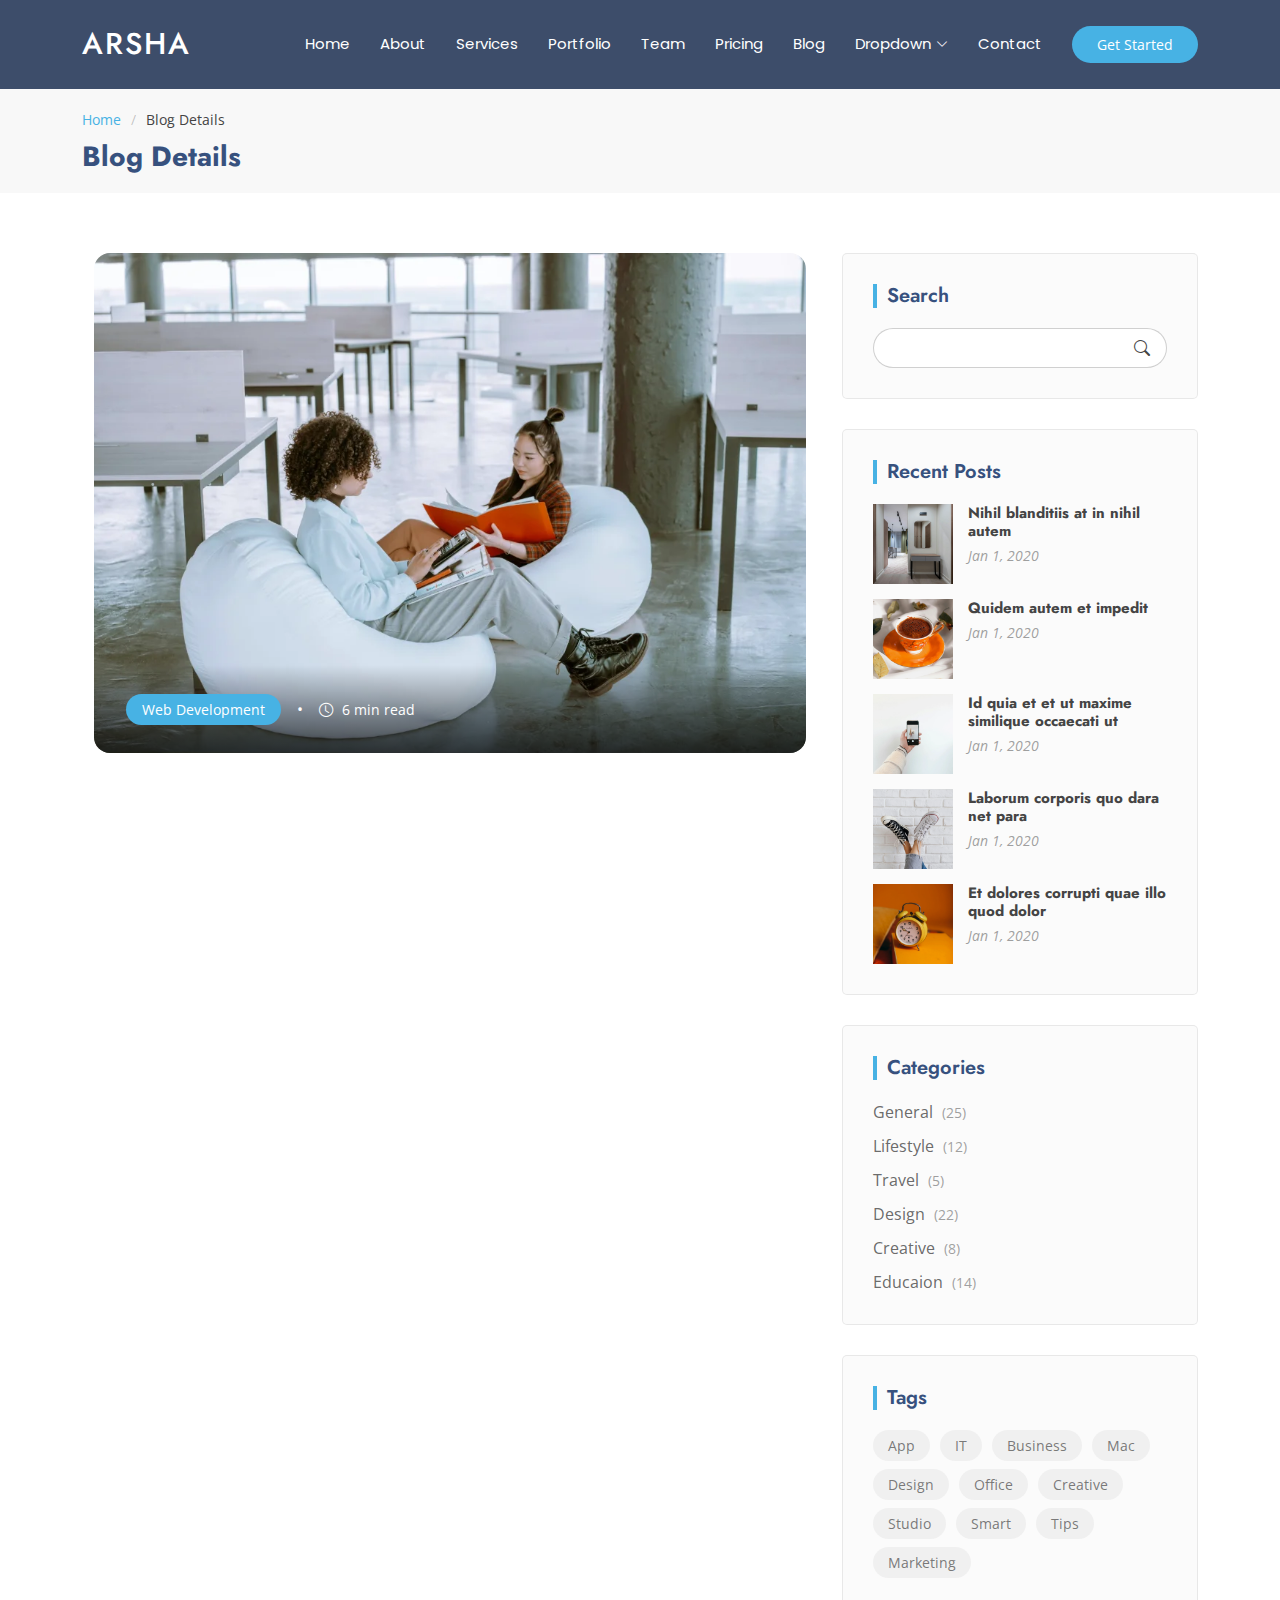
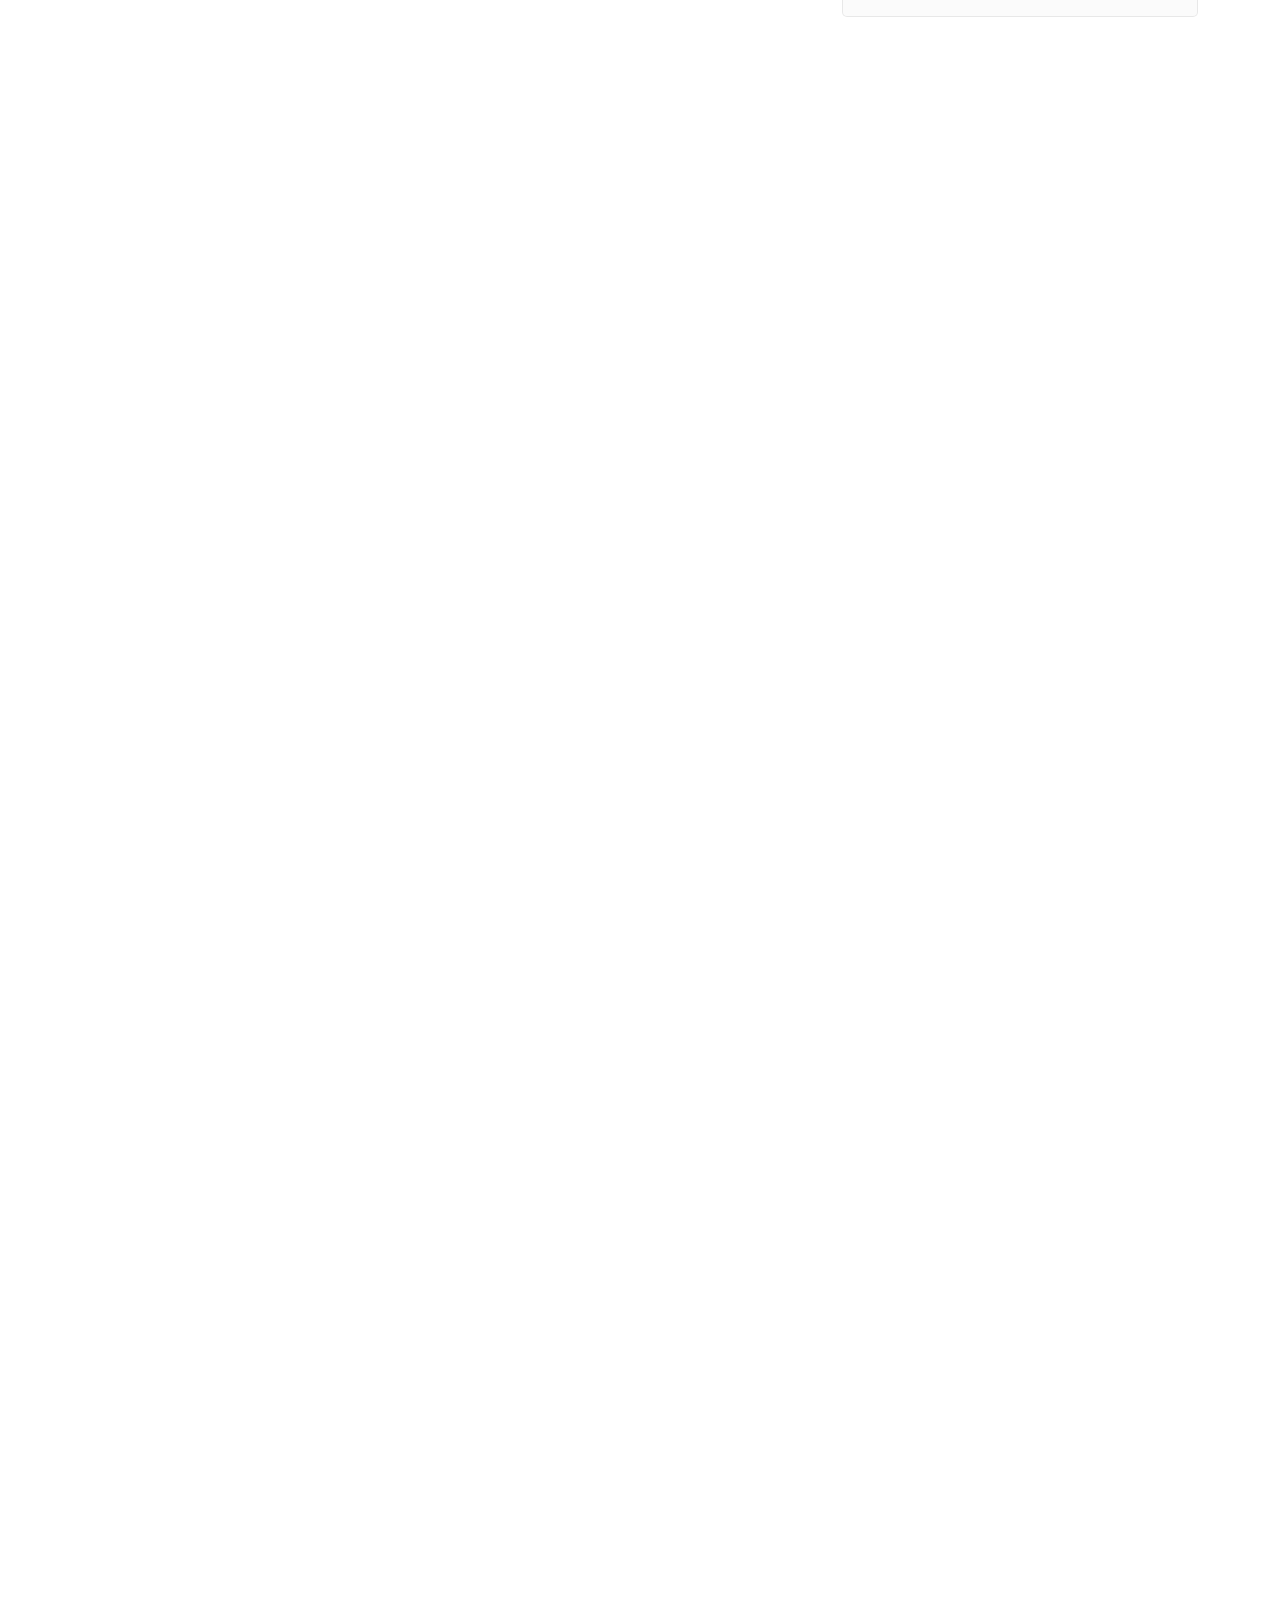
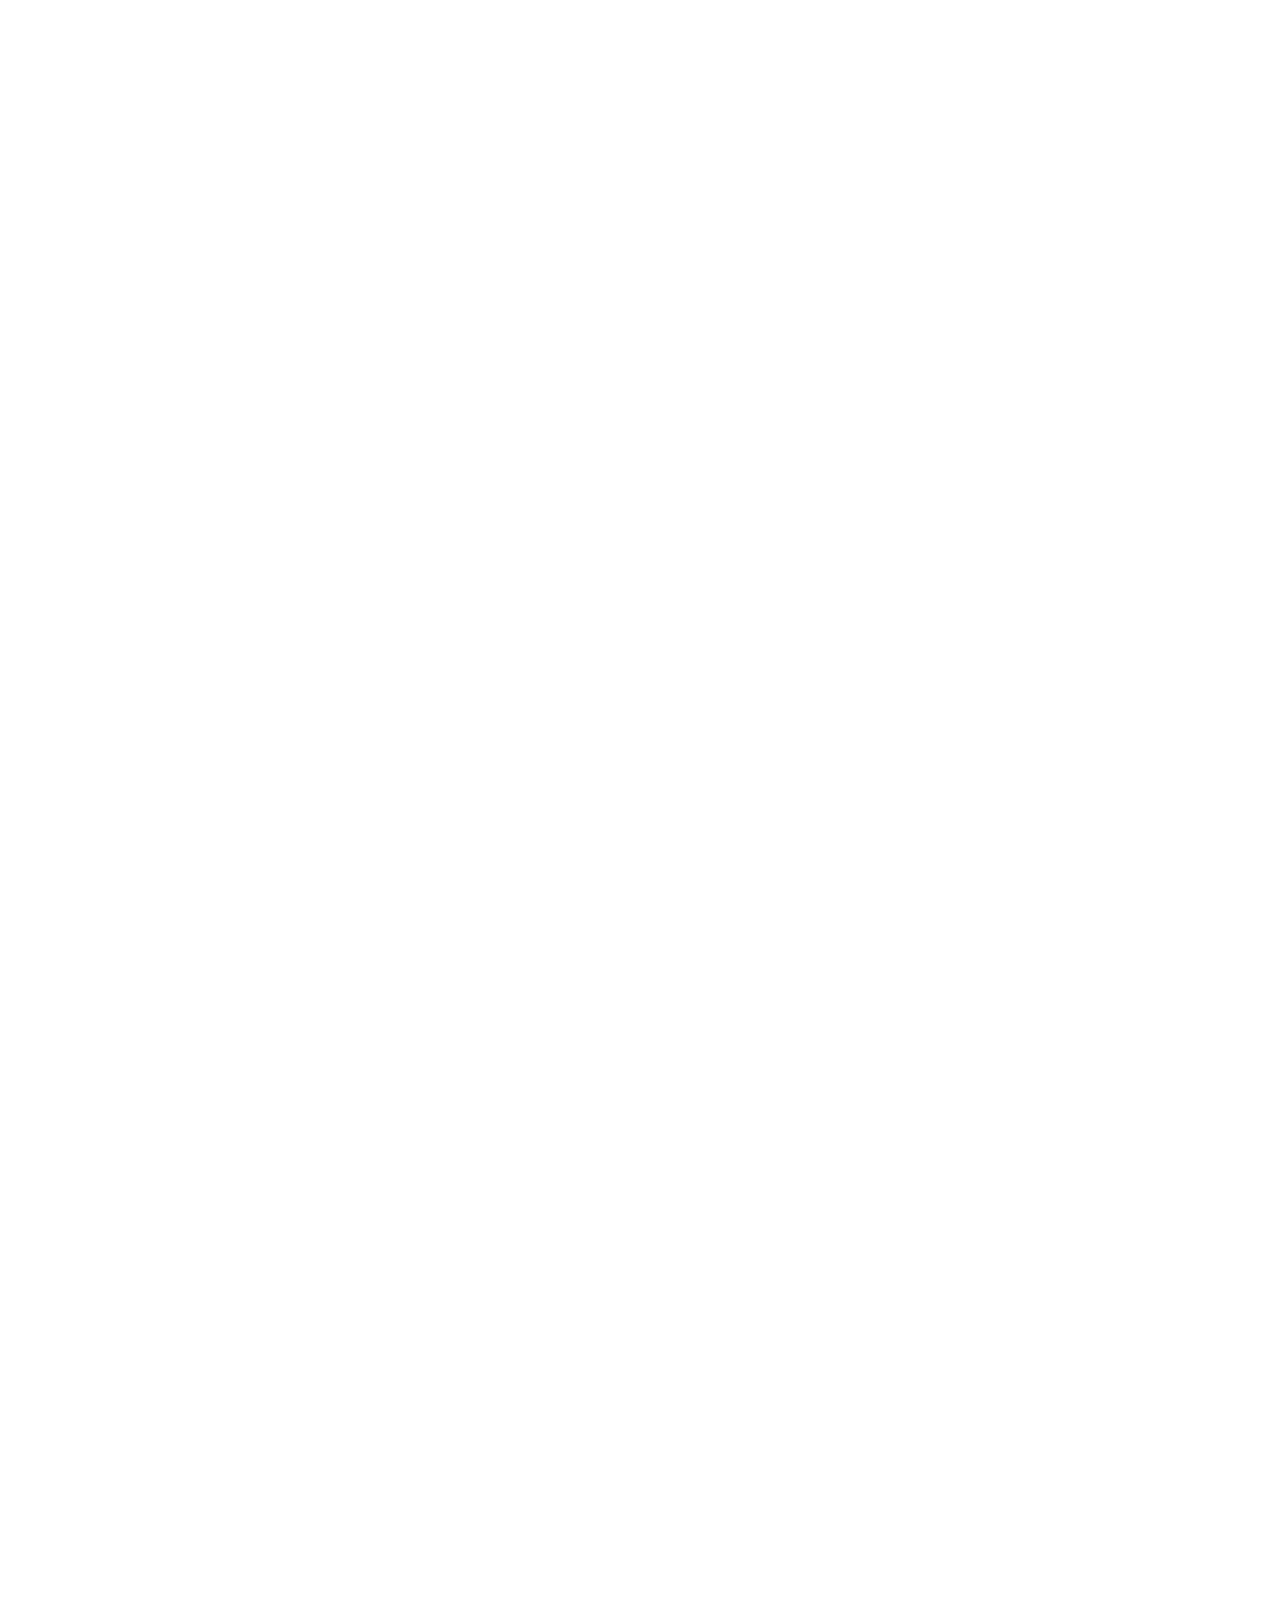
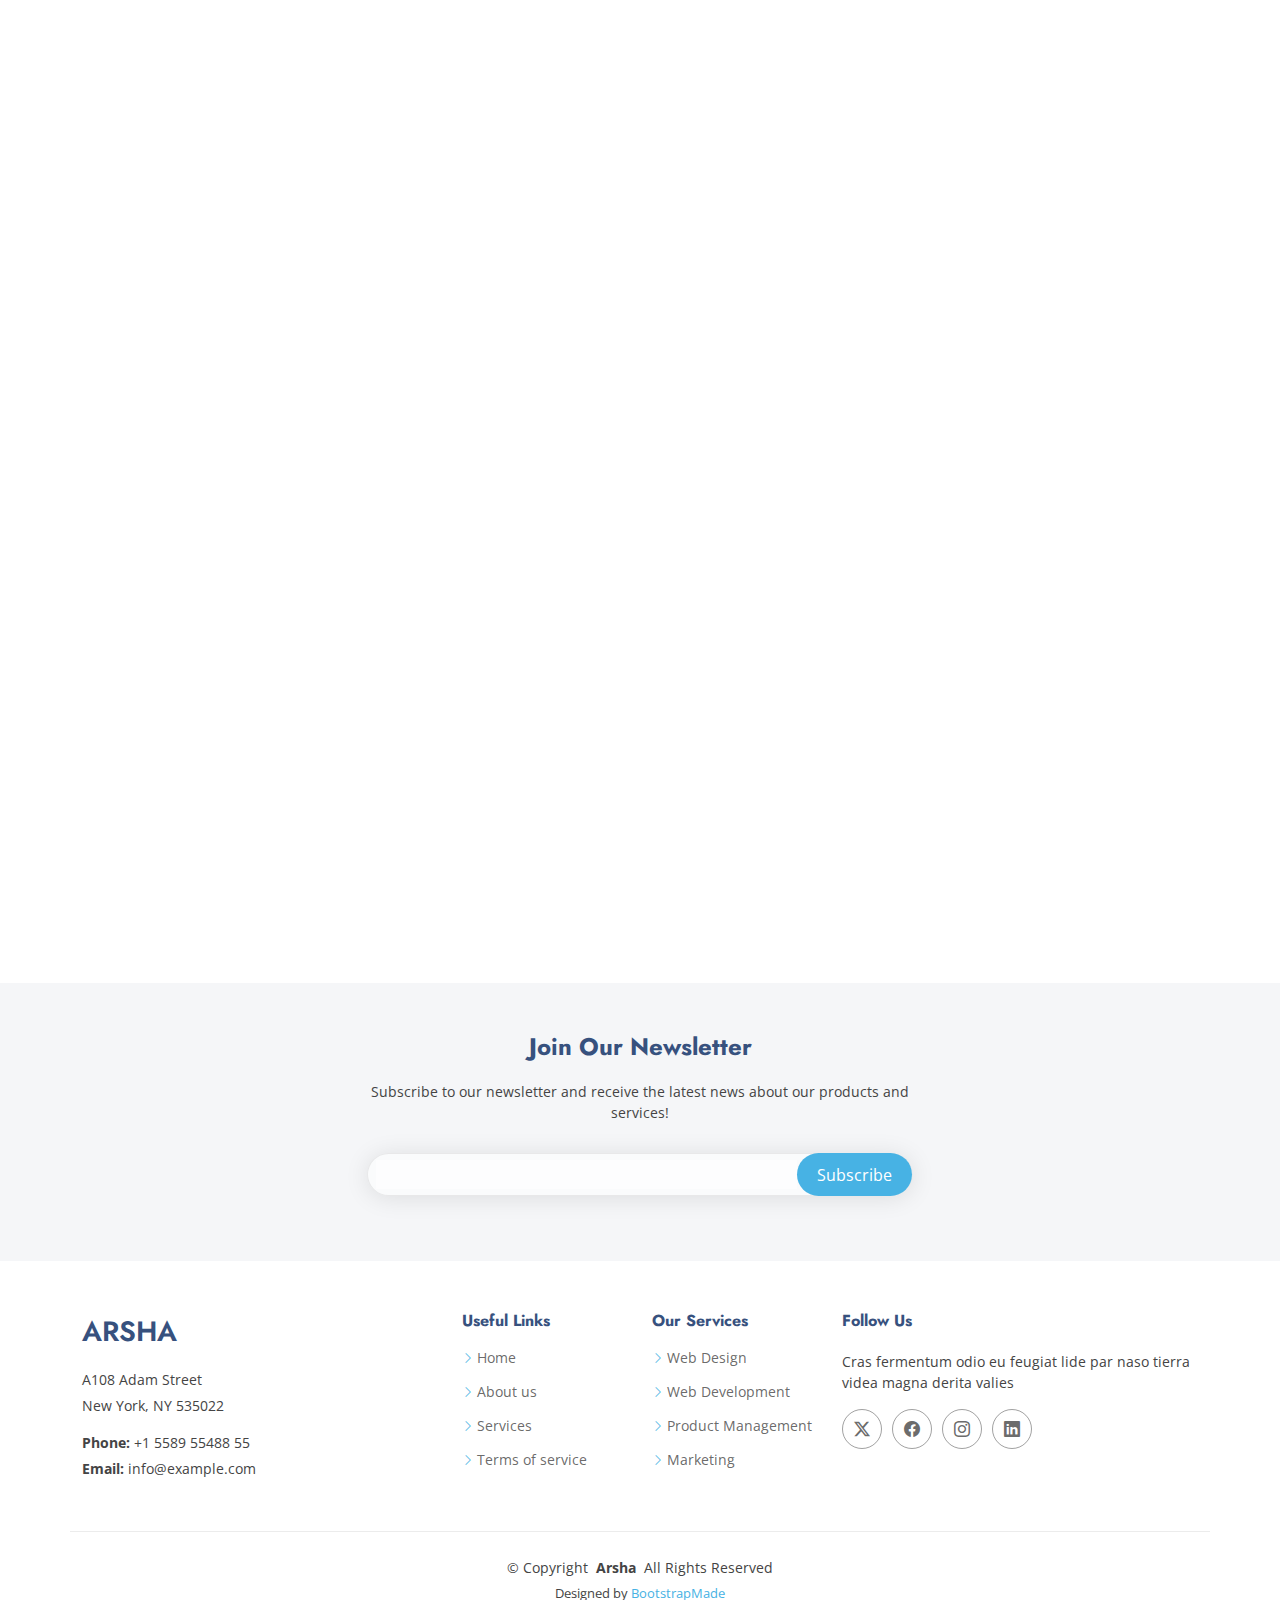
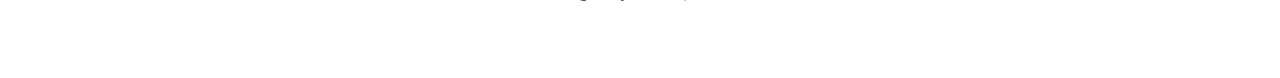
<file: blog-details.html>
<!DOCTYPE html>
<html lang="en">

<head>
  <meta charset="utf-8">
  <meta content="width=device-width, initial-scale=1.0" name="viewport">
  <title>Blog Details - Arsha Bootstrap Template</title>
  <meta name="description" content="">
  <meta name="keywords" content="">

  <!-- Favicons -->
  <link href="assets/img/favicon.png" rel="icon">
  <link href="assets/img/apple-touch-icon.png" rel="apple-touch-icon">

  <!-- Fonts -->
  <link href="https://fonts.googleapis.com" rel="preconnect">
  <link href="https://fonts.gstatic.com" rel="preconnect" crossorigin>
  <link href="https://fonts.googleapis.com/css2?family=Open+Sans:ital,wght@0,300;0,400;0,500;0,600;0,700;0,800;1,300;1,400;1,500;1,600;1,700;1,800&family=Poppins:ital,wght@0,100;0,200;0,300;0,400;0,500;0,600;0,700;0,800;0,900;1,100;1,200;1,300;1,400;1,500;1,600;1,700;1,800;1,900&family=Jost:ital,wght@0,100;0,200;0,300;0,400;0,500;0,600;0,700;0,800;0,900;1,100;1,200;1,300;1,400;1,500;1,600;1,700;1,800;1,900&display=swap" rel="stylesheet">

  <!-- Vendor CSS Files -->
  <link href="assets/vendor/bootstrap/css/bootstrap.min.css" rel="stylesheet">
  <link href="assets/vendor/bootstrap-icons/bootstrap-icons.css" rel="stylesheet">
  <link href="assets/vendor/aos/aos.css" rel="stylesheet">
  <link href="assets/vendor/glightbox/css/glightbox.min.css" rel="stylesheet">
  <link href="assets/vendor/swiper/swiper-bundle.min.css" rel="stylesheet">

  <!-- Main CSS File -->
  <link href="assets/css/main.css" rel="stylesheet">

  <!-- =======================================================
  * Template Name: Arsha
  * Template URL: https://bootstrapmade.com/arsha-free-bootstrap-html-template-corporate/
  * Updated: Feb 22 2025 with Bootstrap v5.3.3
  * Author: BootstrapMade.com
  * License: https://bootstrapmade.com/license/
  ======================================================== -->
</head>

<body class="blog-details-page">

  <header id="header" class="header d-flex align-items-center sticky-top">
    <div class="container-fluid container-xl position-relative d-flex align-items-center">

      <a href="index.html" class="logo d-flex align-items-center me-auto">
        <!-- Uncomment the line below if you also wish to use an image logo -->
        <!-- <img src="assets/img/logo.webp" alt=""> -->
        <h1 class="sitename">Arsha</h1>
      </a>

      <nav id="navmenu" class="navmenu">
        <ul>
          <li><a href="#hero">Home</a></li>
          <li><a href="#about">About</a></li>
          <li><a href="#services">Services</a></li>
          <li><a href="#portfolio">Portfolio</a></li>
          <li><a href="#team">Team</a></li>
          <li><a href="#pricing">Pricing</a></li>
          <li><a href="blog.html">Blog</a></li>
          <li class="dropdown"><a href="#"><span>Dropdown</span> <i class="bi bi-chevron-down toggle-dropdown"></i></a>
            <ul>
              <li><a href="#">Dropdown 1</a></li>
              <li class="dropdown"><a href="#"><span>Deep Dropdown</span> <i class="bi bi-chevron-down toggle-dropdown"></i></a>
                <ul>
                  <li><a href="#">Deep Dropdown 1</a></li>
                  <li><a href="#">Deep Dropdown 2</a></li>
                  <li><a href="#">Deep Dropdown 3</a></li>
                  <li><a href="#">Deep Dropdown 4</a></li>
                  <li><a href="#">Deep Dropdown 5</a></li>
                </ul>
              </li>
              <li><a href="#">Dropdown 2</a></li>
              <li><a href="#">Dropdown 3</a></li>
              <li><a href="#">Dropdown 4</a></li>
            </ul>
          </li>
          <li><a href="#contact">Contact</a></li>
        </ul>
        <i class="mobile-nav-toggle d-xl-none bi bi-list"></i>
      </nav>

      <a class="btn-getstarted" href="#about">Get Started</a>

    </div>
  </header>

  <main class="main">

    <!-- Page Title -->
    <div class="page-title" data-aos="fade">
      <div class="container">
        <nav class="breadcrumbs">
          <ol>
            <li><a href="index.html">Home</a></li>
            <li class="current">Blog Details</li>
          </ol>
        </nav>
        <h1>Blog Details</h1>
      </div>
    </div><!-- End Page Title -->

    <div class="container">
      <div class="row">

        <div class="col-lg-8">

          <!-- Blog Details Section -->
          <section id="blog-details" class="blog-details section">
            <div class="container" data-aos="fade-up">

              <article class="article">

                <div class="hero-img" data-aos="zoom-in">
                  <img src="assets/img/blog/blog-post-3.webp" alt="Featured blog image" class="img-fluid" loading="lazy">
                  <div class="meta-overlay">
                    <div class="meta-categories">
                      <a href="#" class="category">Web Development</a>
                      <span class="divider">•</span>
                      <span class="reading-time"><i class="bi bi-clock"></i> 6 min read</span>
                    </div>
                  </div>
                </div>

                <div class="article-content" data-aos="fade-up" data-aos-delay="100">
                  <div class="content-header">
                    <h1 class="title">Modern Web Development: Best Practices and Future Trends for 2025</h1>

                    <div class="author-info">
                      <div class="author-details">
                        <img src="assets/img/person/person-f-8.webp" alt="Author" class="author-img">
                        <div class="info">
                          <h4>Michael Chen</h4>
                          <span class="role">Senior Web Developer</span>
                        </div>
                      </div>
                      <div class="post-meta">
                        <span class="date"><i class="bi bi-calendar3"></i> Mar 15, 2025</span>
                        <span class="divider">•</span>
                        <span class="comments"><i class="bi bi-chat-text"></i> 18 Comments</span>
                      </div>
                    </div>
                  </div>

                  <div class="content">
                    <p class="lead">
                      The landscape of web development continues to evolve at an unprecedented pace, bringing new technologies, frameworks, and methodologies that reshape how we build modern web applications.
                    </p>

                    <p>
                      As we delve into 2025, the web development ecosystem has transformed dramatically, introducing innovative approaches to building faster, more secure, and highly engaging web experiences. This comprehensive guide explores the latest trends and best practices that are defining the future of web development.
                    </p>

                    <div class="content-image right-aligned">
                      <img src="assets/img/blog/blog-hero-2.webp" class="img-fluid" alt="Modern web development tools" loading="lazy">
                      <figcaption>Modern development environments emphasize collaboration and efficiency</figcaption>
                    </div>

                    <h2>The Rise of Web Components</h2>
                    <p>
                      Web Components have become increasingly crucial in modern web development, offering a standardized way to create reusable custom elements. Key advantages include:
                    </p>
                    <ul>
                      <li>Enhanced code reusability across different frameworks</li>
                      <li>Better encapsulation of functionality</li>
                      <li>Improved maintenance and scalability</li>
                      <li>Framework-agnostic component development</li>
                    </ul>

                    <div class="highlight-box">
                      <h3>Key Trends in 2025</h3>
                      <ul class="trend-list">
                        <li>
                          <i class="bi bi-lightning-charge"></i>
                          <span>Edge Computing and Serverless Architecture</span>
                        </li>
                        <li>
                          <i class="bi bi-shield-check"></i>
                          <span>Enhanced Security Measures</span>
                        </li>
                        <li>
                          <i class="bi bi-phone"></i>
                          <span>Progressive Web Apps (PWAs)</span>
                        </li>
                      </ul>
                    </div>

                    <h2>Performance Optimization</h2>
                    <p>
                      Performance remains a critical factor in web development, with an increasing focus on Core Web Vitals and user experience metrics. Modern applications must be optimized for both speed and efficiency.
                    </p>

                    <blockquote>
                      <p>
                        "The future of web development lies not just in writing code, but in creating seamless, accessible, and performant experiences that work for everyone, everywhere."
                      </p>
                      <cite>Emily Thompson, Web Performance Architect</cite>
                    </blockquote>

                    <div class="content-grid">
                      <div class="row g-4">
                        <div class="col-md-6">
                          <div class="info-card">
                            <i class="bi bi-speedometer2"></i>
                            <h4>Performance Metrics</h4>
                            <p>Focus on Core Web Vitals and user-centric performance metrics for better search rankings and user experience.</p>
                          </div>
                        </div>
                        <div class="col-md-6">
                          <div class="info-card">
                            <i class="bi bi-universal-access"></i>
                            <h4>Accessibility</h4>
                            <p>Implementing WCAG guidelines and ensuring web applications are accessible to all users across different devices.</p>
                          </div>
                        </div>
                      </div>
                    </div>

                    <h2>Looking Forward</h2>
                    <p>
                      As we continue through 2025, web development practices will further evolve, embracing new technologies while maintaining a strong foundation in performance, accessibility, and user experience. Staying updated with these trends and best practices is crucial for developers looking to build modern, scalable web applications.
                    </p>
                  </div>

                  <div class="meta-bottom">
                    <div class="tags-section">
                      <h4>Related Topics</h4>
                      <div class="tags">
                        <a href="#" class="tag">Web Development</a>
                        <a href="#" class="tag">Performance</a>
                        <a href="#" class="tag">Best Practices</a>
                        <a href="#" class="tag">Trends</a>
                        <a href="#" class="tag">2025</a>
                      </div>
                    </div>

                    <div class="share-section">
                      <h4>Share Article</h4>
                      <div class="social-links">
                        <a href="#" class="twitter"><i class="bi bi-twitter-x"></i></a>
                        <a href="#" class="facebook"><i class="bi bi-facebook"></i></a>
                        <a href="#" class="linkedin"><i class="bi bi-linkedin"></i></a>
                        <a href="#" class="copy-link" title="Copy Link"><i class="bi bi-link-45deg"></i></a>
                      </div>
                    </div>
                  </div>
                </div>

              </article>

            </div>
          </section><!-- /Blog Details Section -->

          <!-- Blog Comments Section -->
          <section id="blog-comments" class="blog-comments section">

            <div class="container" data-aos="fade-up" data-aos-delay="100">

              <div class="blog-comments-4">
                <div class="comments-header">
                  <h3 class="title">Community Feedback</h3>
                  <div class="comments-stats">
                    <span class="count">12</span>
                    <span class="label">Comments</span>
                  </div>
                </div>

                <div class="comments-container">
                  <!-- Comment #1 -->
                  <div class="comment-thread">
                    <div class="comment-box">
                      <div class="comment-wrapper">
                        <div class="avatar-wrapper">
                          <img src="assets/img/person/person-f-9.webp" alt="Avatar" loading="lazy">
                          <span class="status-indicator"></span>
                        </div>

                        <div class="comment-content">
                          <div class="comment-header">
                            <div class="user-info">
                              <h4>Thomas Anderson</h4>
                              <span class="time-badge">
                                <i class="bi bi-clock"></i>
                                2 hours ago
                              </span>
                            </div>
                            <div class="engagement">
                              <span class="likes">
                                <i class="bi bi-heart"></i>
                                24
                              </span>
                            </div>
                          </div>

                          <div class="comment-body">
                            <p>Nullam ac urna eu felis dapibus condimentum sit amet a augue. Sed non neque elit. Sed ut imperdiet nisi. Proin condimentum fermentum nunc.</p>
                          </div>

                          <div class="comment-actions">
                            <button class="action-btn like-btn" aria-label="Like comment">
                              <i class="bi bi-heart"></i>
                              <span>Like</span>
                            </button>
                            <button class="action-btn reply-btn" aria-label="Reply to comment">
                              <i class="bi bi-chat"></i>
                              <span>Reply</span>
                            </button>
                            <button class="action-btn share-btn" aria-label="Share comment">
                              <i class="bi bi-share"></i>
                              <span>Share</span>
                            </button>
                          </div>
                        </div>
                      </div>
                    </div>

                    <!-- Replies Container -->
                    <div class="replies-container">
                      <!-- Reply #1 -->
                      <div class="comment-box reply">
                        <div class="comment-wrapper">
                          <div class="avatar-wrapper">
                            <img src="assets/img/person/person-m-9.webp" alt="Avatar" loading="lazy">
                            <span class="status-indicator"></span>
                          </div>

                          <div class="comment-content">
                            <div class="comment-header">
                              <div class="user-info">
                                <h4>Maria Rodriguez</h4>
                                <span class="time-badge">
                                  <i class="bi bi-clock"></i>
                                  1 hour ago
                                </span>
                              </div>
                              <div class="engagement">
                                <span class="likes">
                                  <i class="bi bi-heart"></i>
                                  8
                                </span>
                              </div>
                            </div>

                            <div class="comment-body">
                              <p>Vivamus elementum semper nisi. Aenean vulputate eleifend tellus. Aenean leo ligula, porttitor eu, consequat vitae.</p>
                            </div>

                            <div class="comment-actions">
                              <button class="action-btn like-btn" aria-label="Like comment">
                                <i class="bi bi-heart"></i>
                                <span>Like</span>
                              </button>
                              <button class="action-btn reply-btn" aria-label="Reply to comment">
                                <i class="bi bi-chat"></i>
                                <span>Reply</span>
                              </button>
                              <button class="action-btn share-btn" aria-label="Share comment">
                                <i class="bi bi-share"></i>
                                <span>Share</span>
                              </button>
                            </div>
                          </div>
                        </div>
                      </div>

                      <!-- Reply #2 -->
                      <div class="comment-box reply">
                        <div class="comment-wrapper">
                          <div class="avatar-wrapper">
                            <img src="assets/img/person/person-f-9.webp" alt="Avatar" loading="lazy">
                            <span class="status-indicator"></span>
                          </div>

                          <div class="comment-content">
                            <div class="comment-header">
                              <div class="user-info">
                                <h4>Alex Chen</h4>
                                <span class="time-badge">
                                  <i class="bi bi-clock"></i>
                                  30 minutes ago
                                </span>
                              </div>
                              <div class="engagement">
                                <span class="likes">
                                  <i class="bi bi-heart"></i>
                                  5
                                </span>
                              </div>
                            </div>

                            <div class="comment-body">
                              <p>Cras dapibus. Vivamus elementum semper nisi. Aenean vulputate eleifend tellus.</p>
                            </div>

                            <div class="comment-actions">
                              <button class="action-btn like-btn" aria-label="Like comment">
                                <i class="bi bi-heart"></i>
                                <span>Like</span>
                              </button>
                              <button class="action-btn reply-btn" aria-label="Reply to comment">
                                <i class="bi bi-chat"></i>
                                <span>Reply</span>
                              </button>
                              <button class="action-btn share-btn" aria-label="Share comment">
                                <i class="bi bi-share"></i>
                                <span>Share</span>
                              </button>
                            </div>
                          </div>
                        </div>
                      </div>
                    </div>
                  </div>

                  <!-- Comment #2 -->
                  <div class="comment-thread">
                    <div class="comment-box">
                      <div class="comment-wrapper">
                        <div class="avatar-wrapper">
                          <img src="assets/img/person/person-f-7.webp" alt="Avatar" loading="lazy">
                          <span class="status-indicator"></span>
                        </div>

                        <div class="comment-content">
                          <div class="comment-header">
                            <div class="user-info">
                              <h4>Emily Watson</h4>
                              <span class="time-badge">
                                <i class="bi bi-clock"></i>
                                3 hours ago
                              </span>
                            </div>
                            <div class="engagement">
                              <span class="likes">
                                <i class="bi bi-heart"></i>
                                15
                              </span>
                            </div>
                          </div>

                          <div class="comment-body">
                            <p>Maecenas tempus, tellus eget condimentum rhoncus, sem quam semper libero, sit amet adipiscing sem neque sed ipsum.</p>
                          </div>

                          <div class="comment-actions">
                            <button class="action-btn like-btn" aria-label="Like comment">
                              <i class="bi bi-heart"></i>
                              <span>Like</span>
                            </button>
                            <button class="action-btn reply-btn" aria-label="Reply to comment">
                              <i class="bi bi-chat"></i>
                              <span>Reply</span>
                            </button>
                            <button class="action-btn share-btn" aria-label="Share comment">
                              <i class="bi bi-share"></i>
                              <span>Share</span>
                            </button>
                          </div>
                        </div>
                      </div>
                    </div>
                  </div>
                </div>
              </div>

            </div>

          </section><!-- /Blog Comments Section -->

          <!-- Blog Comment Form Section -->
          <section id="blog-comment-form" class="blog-comment-form section">

            <div class="container" data-aos="fade-up" data-aos-delay="100">

              <form method="post" role="form">

                <div class="form-header">
                  <h3>Leave a Comment</h3>
                  <p>Your email address will not be published. Required fields are marked *</p>
                </div>

                <div class="row gy-3">
                  <div class="col-md-6">
                    <div class="input-group">
                      <label for="name">Full Name *</label>
                      <input type="text" name="name" id="name" placeholder="Enter your full name" required="">
                      <span class="error-text">Please enter your name</span>
                    </div>
                  </div>

                  <div class="col-md-6">
                    <div class="input-group">
                      <label for="email">Email Address *</label>
                      <input type="email" name="email" id="email" placeholder="Enter your email address" required="">
                      <span class="error-text">Please enter a valid email address</span>
                    </div>
                  </div>

                  <div class="col-12">
                    <div class="input-group">
                      <label for="website">Website</label>
                      <input type="url" name="website" id="website" placeholder="Your website (optional)">
                    </div>
                  </div>

                  <div class="col-12">
                    <div class="input-group">
                      <label for="comment">Your Comment *</label>
                      <textarea name="comment" id="comment" rows="5" placeholder="Write your thoughts here..." required=""></textarea>
                      <span class="error-text">Please enter your comment</span>
                    </div>
                  </div>

                  <div class="col-12 text-center">
                    <button type="submit">Post Comment</button>
                  </div>
                </div>

              </form>

            </div>

          </section><!-- /Blog Comment Form Section -->

        </div>

        <div class="col-lg-4 sidebar">

          <div class="widgets-container" data-aos="fade-up" data-aos-delay="200">

            <!-- Search Widget -->
            <div class="search-widget widget-item">

              <h3 class="widget-title">Search</h3>
              <form action="">
                <input type="text">
                <button type="submit" title="Search"><i class="bi bi-search"></i></button>
              </form>

            </div><!--/Search Widget -->

            <!-- Recent Posts Widget -->
            <div class="recent-posts-widget widget-item">

              <h3 class="widget-title">Recent Posts</h3>

              <div class="post-item">
                <img src="assets/img/blog/blog-post-square-1.webp" alt="" class="flex-shrink-0">
                <div>
                  <h4><a href="blog-details.html">Nihil blanditiis at in nihil autem</a></h4>
                  <time datetime="2020-01-01">Jan 1, 2020</time>
                </div>
              </div><!-- End recent post item-->

              <div class="post-item">
                <img src="assets/img/blog/blog-post-square-2.webp" alt="" class="flex-shrink-0">
                <div>
                  <h4><a href="blog-details.html">Quidem autem et impedit</a></h4>
                  <time datetime="2020-01-01">Jan 1, 2020</time>
                </div>
              </div><!-- End recent post item-->

              <div class="post-item">
                <img src="assets/img/blog/blog-post-square-3.webp" alt="" class="flex-shrink-0">
                <div>
                  <h4><a href="blog-details.html">Id quia et et ut maxime similique occaecati ut</a></h4>
                  <time datetime="2020-01-01">Jan 1, 2020</time>
                </div>
              </div><!-- End recent post item-->

              <div class="post-item">
                <img src="assets/img/blog/blog-post-square-4.webp" alt="" class="flex-shrink-0">
                <div>
                  <h4><a href="blog-details.html">Laborum corporis quo dara net para</a></h4>
                  <time datetime="2020-01-01">Jan 1, 2020</time>
                </div>
              </div><!-- End recent post item-->

              <div class="post-item">
                <img src="assets/img/blog/blog-post-square-5.webp" alt="" class="flex-shrink-0">
                <div>
                  <h4><a href="blog-details.html">Et dolores corrupti quae illo quod dolor</a></h4>
                  <time datetime="2020-01-01">Jan 1, 2020</time>
                </div>
              </div><!-- End recent post item-->

            </div><!--/Recent Posts Widget -->

            <!-- Categories Widget -->
            <div class="categories-widget widget-item">

              <h3 class="widget-title">Categories</h3>
              <ul class="mt-3">
                <li><a href="#">General <span>(25)</span></a></li>
                <li><a href="#">Lifestyle <span>(12)</span></a></li>
                <li><a href="#">Travel <span>(5)</span></a></li>
                <li><a href="#">Design <span>(22)</span></a></li>
                <li><a href="#">Creative <span>(8)</span></a></li>
                <li><a href="#">Educaion <span>(14)</span></a></li>
              </ul>

            </div><!--/Categories Widget -->

            <!-- Tags Widget -->
            <div class="tags-widget widget-item">

              <h3 class="widget-title">Tags</h3>
              <ul>
                <li><a href="#">App</a></li>
                <li><a href="#">IT</a></li>
                <li><a href="#">Business</a></li>
                <li><a href="#">Mac</a></li>
                <li><a href="#">Design</a></li>
                <li><a href="#">Office</a></li>
                <li><a href="#">Creative</a></li>
                <li><a href="#">Studio</a></li>
                <li><a href="#">Smart</a></li>
                <li><a href="#">Tips</a></li>
                <li><a href="#">Marketing</a></li>
              </ul>

            </div><!--/Tags Widget -->

          </div>

        </div>

      </div>
    </div>

  </main>

  <footer id="footer" class="footer">

    <div class="footer-newsletter">
      <div class="container">
        <div class="row justify-content-center text-center">
          <div class="col-lg-6">
            <h4>Join Our Newsletter</h4>
            <p>Subscribe to our newsletter and receive the latest news about our products and services!</p>
            <form action="forms/newsletter.php" method="post" class="php-email-form">
              <div class="newsletter-form"><input type="email" name="email"><input type="submit" value="Subscribe"></div>
              <div class="loading">Loading</div>
              <div class="error-message"></div>
              <div class="sent-message">Your subscription request has been sent. Thank you!</div>
            </form>
          </div>
        </div>
      </div>
    </div>

    <div class="container footer-top">
      <div class="row gy-4">
        <div class="col-lg-4 col-md-6 footer-about">
          <a href="index.html" class="d-flex align-items-center">
            <span class="sitename">Arsha</span>
          </a>
          <div class="footer-contact pt-3">
            <p>A108 Adam Street</p>
            <p>New York, NY 535022</p>
            <p class="mt-3"><strong>Phone:</strong> <span>+1 5589 55488 55</span></p>
            <p><strong>Email:</strong> <span>info@example.com</span></p>
          </div>
        </div>

        <div class="col-lg-2 col-md-3 footer-links">
          <h4>Useful Links</h4>
          <ul>
            <li><i class="bi bi-chevron-right"></i> <a href="#">Home</a></li>
            <li><i class="bi bi-chevron-right"></i> <a href="#">About us</a></li>
            <li><i class="bi bi-chevron-right"></i> <a href="#">Services</a></li>
            <li><i class="bi bi-chevron-right"></i> <a href="#">Terms of service</a></li>
          </ul>
        </div>

        <div class="col-lg-2 col-md-3 footer-links">
          <h4>Our Services</h4>
          <ul>
            <li><i class="bi bi-chevron-right"></i> <a href="#">Web Design</a></li>
            <li><i class="bi bi-chevron-right"></i> <a href="#">Web Development</a></li>
            <li><i class="bi bi-chevron-right"></i> <a href="#">Product Management</a></li>
            <li><i class="bi bi-chevron-right"></i> <a href="#">Marketing</a></li>
          </ul>
        </div>

        <div class="col-lg-4 col-md-12">
          <h4>Follow Us</h4>
          <p>Cras fermentum odio eu feugiat lide par naso tierra videa magna derita valies</p>
          <div class="social-links d-flex">
            <a href=""><i class="bi bi-twitter-x"></i></a>
            <a href=""><i class="bi bi-facebook"></i></a>
            <a href=""><i class="bi bi-instagram"></i></a>
            <a href=""><i class="bi bi-linkedin"></i></a>
          </div>
        </div>

      </div>
    </div>

    <div class="container copyright text-center mt-4">
      <p>© <span>Copyright</span> <strong class="px-1 sitename">Arsha</strong> <span>All Rights Reserved</span></p>
      <div class="credits">
        <!-- All the links in the footer should remain intact. -->
        <!-- You can delete the links only if you've purchased the pro version. -->
        <!-- Licensing information: https://bootstrapmade.com/license/ -->
        <!-- Purchase the pro version with working PHP/AJAX contact form: [buy-url] -->
        Designed by <a href="https://bootstrapmade.com/">BootstrapMade</a>
      </div>
    </div>

  </footer>

  <!-- Scroll Top -->
  <a href="#" id="scroll-top" class="scroll-top d-flex align-items-center justify-content-center"><i class="bi bi-arrow-up-short"></i></a>

  <!-- Preloader -->
  <div id="preloader"></div>

  <!-- Vendor JS Files -->
  <script src="assets/vendor/bootstrap/js/bootstrap.bundle.min.js"></script>
  <script src="assets/vendor/php-email-form/validate.js"></script>
  <script src="assets/vendor/aos/aos.js"></script>
  <script src="assets/vendor/glightbox/js/glightbox.min.js"></script>
  <script src="assets/vendor/swiper/swiper-bundle.min.js"></script>
  <script src="assets/vendor/waypoints/noframework.waypoints.js"></script>
  <script src="assets/vendor/imagesloaded/imagesloaded.pkgd.min.js"></script>
  <script src="assets/vendor/isotope-layout/isotope.pkgd.min.js"></script>

  <!-- Main JS File -->
  <script src="assets/js/main.js"></script>

</body>

</html>
</file>
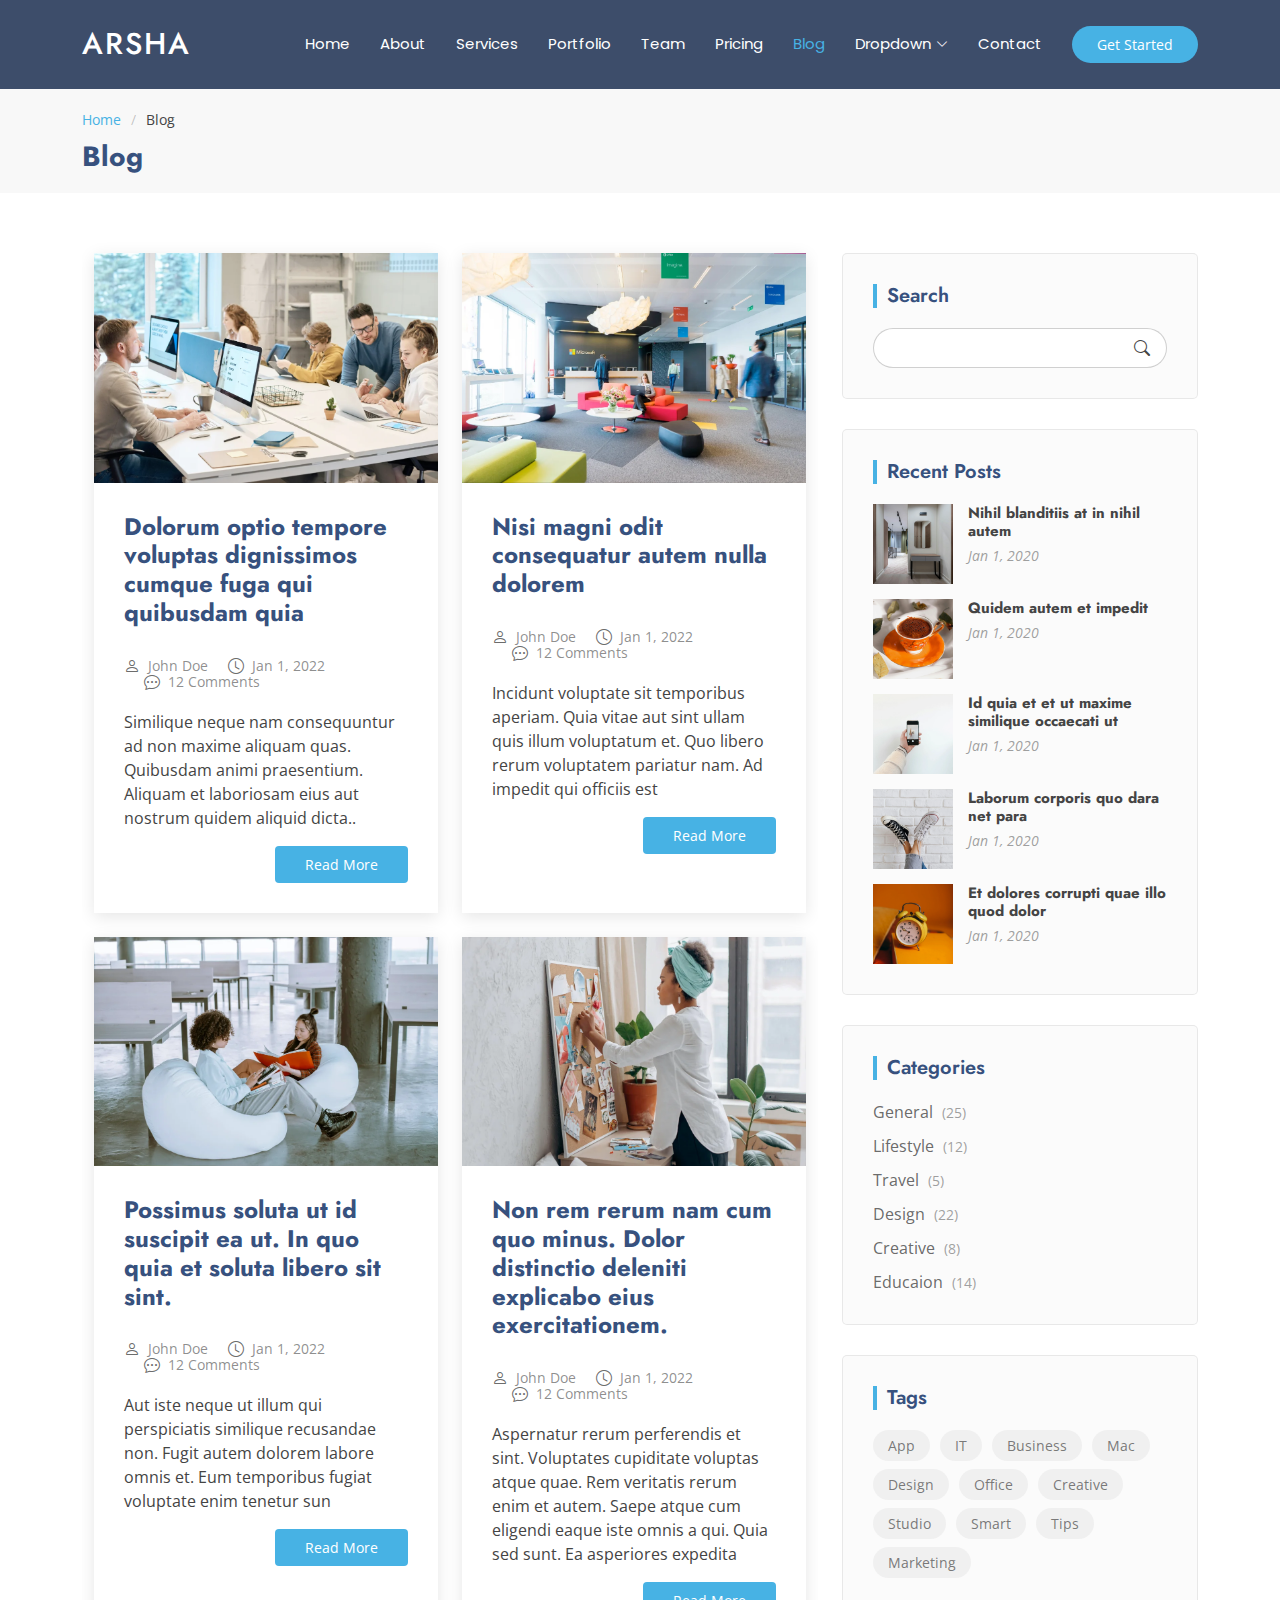
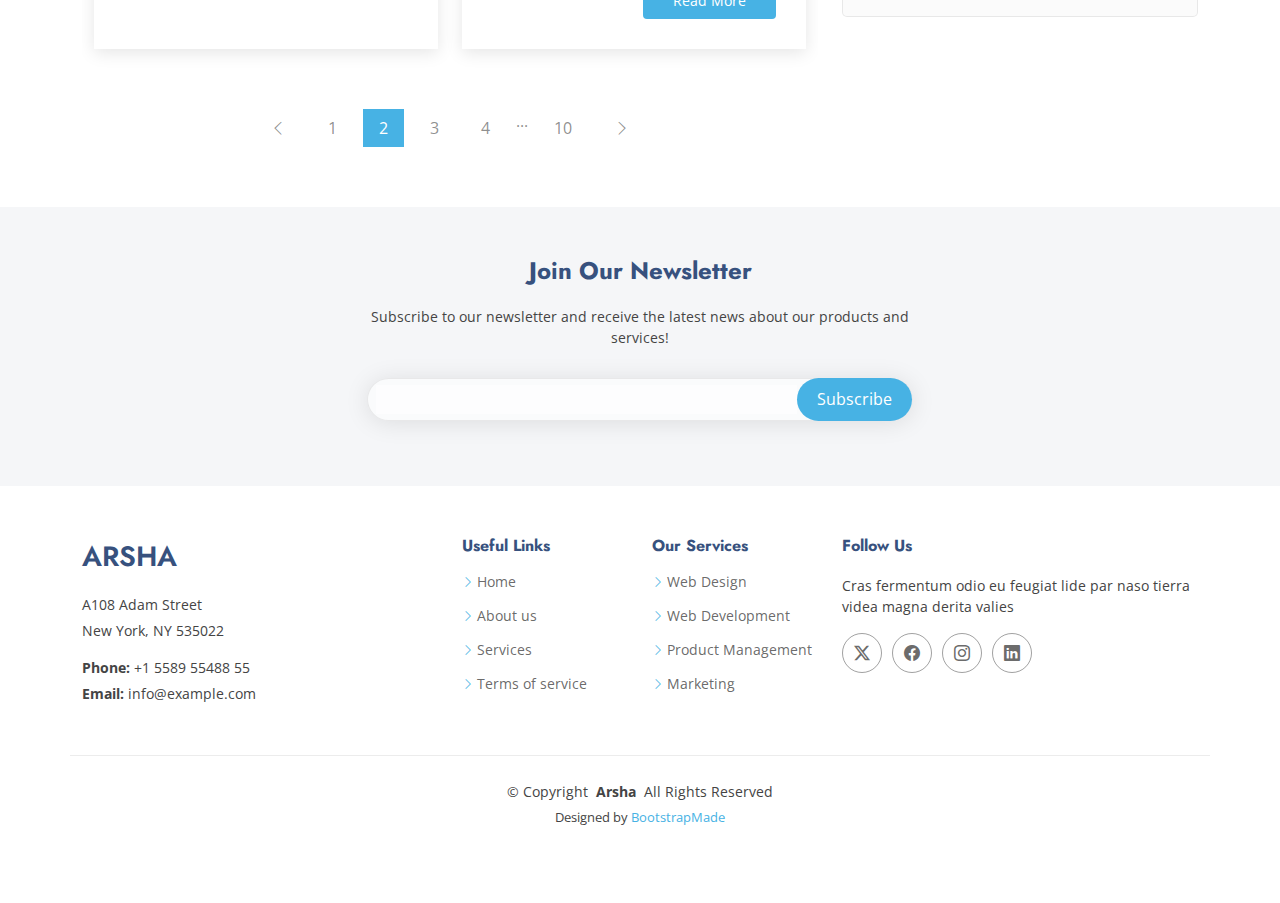
<file: blog.html>
<!DOCTYPE html>
<html lang="en">

<head>
  <meta charset="utf-8">
  <meta content="width=device-width, initial-scale=1.0" name="viewport">
  <title>Blog - Arsha Bootstrap Template</title>
  <meta name="description" content="">
  <meta name="keywords" content="">

  <!-- Favicons -->
  <link href="assets/img/favicon.png" rel="icon">
  <link href="assets/img/apple-touch-icon.png" rel="apple-touch-icon">

  <!-- Fonts -->
  <link href="https://fonts.googleapis.com" rel="preconnect">
  <link href="https://fonts.gstatic.com" rel="preconnect" crossorigin>
  <link href="https://fonts.googleapis.com/css2?family=Open+Sans:ital,wght@0,300;0,400;0,500;0,600;0,700;0,800;1,300;1,400;1,500;1,600;1,700;1,800&family=Poppins:ital,wght@0,100;0,200;0,300;0,400;0,500;0,600;0,700;0,800;0,900;1,100;1,200;1,300;1,400;1,500;1,600;1,700;1,800;1,900&family=Jost:ital,wght@0,100;0,200;0,300;0,400;0,500;0,600;0,700;0,800;0,900;1,100;1,200;1,300;1,400;1,500;1,600;1,700;1,800;1,900&display=swap" rel="stylesheet">

  <!-- Vendor CSS Files -->
  <link href="assets/vendor/bootstrap/css/bootstrap.min.css" rel="stylesheet">
  <link href="assets/vendor/bootstrap-icons/bootstrap-icons.css" rel="stylesheet">
  <link href="assets/vendor/aos/aos.css" rel="stylesheet">
  <link href="assets/vendor/glightbox/css/glightbox.min.css" rel="stylesheet">
  <link href="assets/vendor/swiper/swiper-bundle.min.css" rel="stylesheet">

  <!-- Main CSS File -->
  <link href="assets/css/main.css" rel="stylesheet">

  <!-- =======================================================
  * Template Name: Arsha
  * Template URL: https://bootstrapmade.com/arsha-free-bootstrap-html-template-corporate/
  * Updated: Feb 22 2025 with Bootstrap v5.3.3
  * Author: BootstrapMade.com
  * License: https://bootstrapmade.com/license/
  ======================================================== -->
</head>

<body class="blog-page">

  <header id="header" class="header d-flex align-items-center sticky-top">
    <div class="container-fluid container-xl position-relative d-flex align-items-center">

      <a href="index.html" class="logo d-flex align-items-center me-auto">
        <!-- Uncomment the line below if you also wish to use an image logo -->
        <!-- <img src="assets/img/logo.webp" alt=""> -->
        <h1 class="sitename">Arsha</h1>
      </a>

      <nav id="navmenu" class="navmenu">
        <ul>
          <li><a href="#hero">Home</a></li>
          <li><a href="#about">About</a></li>
          <li><a href="#services">Services</a></li>
          <li><a href="#portfolio">Portfolio</a></li>
          <li><a href="#team">Team</a></li>
          <li><a href="#pricing">Pricing</a></li>
          <li><a href="blog.html" class="active">Blog</a></li>
          <li class="dropdown"><a href="#"><span>Dropdown</span> <i class="bi bi-chevron-down toggle-dropdown"></i></a>
            <ul>
              <li><a href="#">Dropdown 1</a></li>
              <li class="dropdown"><a href="#"><span>Deep Dropdown</span> <i class="bi bi-chevron-down toggle-dropdown"></i></a>
                <ul>
                  <li><a href="#">Deep Dropdown 1</a></li>
                  <li><a href="#">Deep Dropdown 2</a></li>
                  <li><a href="#">Deep Dropdown 3</a></li>
                  <li><a href="#">Deep Dropdown 4</a></li>
                  <li><a href="#">Deep Dropdown 5</a></li>
                </ul>
              </li>
              <li><a href="#">Dropdown 2</a></li>
              <li><a href="#">Dropdown 3</a></li>
              <li><a href="#">Dropdown 4</a></li>
            </ul>
          </li>
          <li><a href="#contact">Contact</a></li>
        </ul>
        <i class="mobile-nav-toggle d-xl-none bi bi-list"></i>
      </nav>

      <a class="btn-getstarted" href="#about">Get Started</a>

    </div>
  </header>

  <main class="main">

    <!-- Page Title -->
    <div class="page-title" data-aos="fade">
      <div class="container">
        <nav class="breadcrumbs">
          <ol>
            <li><a href="index.html">Home</a></li>
            <li class="current">Blog</li>
          </ol>
        </nav>
        <h1>Blog</h1>
      </div>
    </div><!-- End Page Title -->

    <div class="container">
      <div class="row">

        <div class="col-lg-8">

          <!-- Blog Posts Section -->
          <section id="blog-posts" class="blog-posts section">

            <div class="container" data-aos="fade-up" data-aos-delay="100">

              <div class="row gy-4">

                <div class="col-lg-6">
                  <article>

                    <div class="post-img">
                      <img src="assets/img/blog/blog-post-1.webp" alt="" class="img-fluid">
                    </div>

                    <h2 class="title">
                      <a href="blog-details.html">Dolorum optio tempore voluptas dignissimos cumque fuga qui quibusdam quia</a>
                    </h2>

                    <div class="meta-top">
                      <ul>
                        <li class="d-flex align-items-center"><i class="bi bi-person"></i> <a href="blog-details.html">John Doe</a></li>
                        <li class="d-flex align-items-center"><i class="bi bi-clock"></i> <a href="blog-details.html"><time datetime="2022-01-01">Jan 1, 2022</time></a></li>
                        <li class="d-flex align-items-center"><i class="bi bi-chat-dots"></i> <a href="blog-details.html">12 Comments</a></li>
                      </ul>
                    </div>

                    <div class="content">
                      <p>
                        Similique neque nam consequuntur ad non maxime aliquam quas. Quibusdam animi praesentium. Aliquam et laboriosam eius aut nostrum quidem aliquid dicta..
                      </p>

                      <div class="read-more">
                        <a href="blog-details.html">Read More</a>
                      </div>
                    </div>

                  </article>
                </div><!-- End post list item -->

                <div class="col-lg-6">

                  <article>

                    <div class="post-img">
                      <img src="assets/img/blog/blog-post-2.webp" alt="" class="img-fluid">
                    </div>

                    <h2 class="title">
                      <a href="blog-details.html">Nisi magni odit consequatur autem nulla dolorem</a>
                    </h2>

                    <div class="meta-top">
                      <ul>
                        <li class="d-flex align-items-center"><i class="bi bi-person"></i> <a href="blog-details.html">John Doe</a></li>
                        <li class="d-flex align-items-center"><i class="bi bi-clock"></i> <a href="blog-details.html"><time datetime="2022-01-01">Jan 1, 2022</time></a></li>
                        <li class="d-flex align-items-center"><i class="bi bi-chat-dots"></i> <a href="blog-details.html">12 Comments</a></li>
                      </ul>
                    </div>

                    <div class="content">
                      <p>
                        Incidunt voluptate sit temporibus aperiam. Quia vitae aut sint ullam quis illum voluptatum et. Quo libero rerum voluptatem pariatur nam.
                        Ad impedit qui officiis est</p>
                      <div class="read-more">
                        <a href="blog-details.html">Read More</a>
                      </div>
                    </div>

                  </article>

                </div><!-- End post list item -->

                <div class="col-lg-6">

                  <article>

                    <div class="post-img">
                      <img src="assets/img/blog/blog-post-3.webp" alt="" class="img-fluid">
                    </div>

                    <h2 class="title">
                      <a href="blog-details.html">Possimus soluta ut id suscipit ea ut. In quo quia et soluta libero sit sint.</a>
                    </h2>

                    <div class="meta-top">
                      <ul>
                        <li class="d-flex align-items-center"><i class="bi bi-person"></i> <a href="blog-details.html">John Doe</a></li>
                        <li class="d-flex align-items-center"><i class="bi bi-clock"></i> <a href="blog-details.html"><time datetime="2022-01-01">Jan 1, 2022</time></a></li>
                        <li class="d-flex align-items-center"><i class="bi bi-chat-dots"></i> <a href="blog-details.html">12 Comments</a></li>
                      </ul>
                    </div>

                    <div class="content">
                      <p>
                        Aut iste neque ut illum qui perspiciatis similique recusandae non. Fugit autem dolorem labore omnis et. Eum temporibus fugiat voluptate enim tenetur sun</p>
                      <div class="read-more">
                        <a href="blog-details.html">Read More</a>
                      </div>
                    </div>

                  </article>

                </div><!-- End post list item -->

                <div class="col-lg-6">

                  <article>

                    <div class="post-img">
                      <img src="assets/img/blog/blog-post-4.webp" alt="" class="img-fluid">
                    </div>

                    <h2 class="title">
                      <a href="blog-details.html">Non rem rerum nam cum quo minus. Dolor distinctio deleniti explicabo eius exercitationem.</a>
                    </h2>

                    <div class="meta-top">
                      <ul>
                        <li class="d-flex align-items-center"><i class="bi bi-person"></i> <a href="blog-details.html">John Doe</a></li>
                        <li class="d-flex align-items-center"><i class="bi bi-clock"></i> <a href="blog-details.html"><time datetime="2022-01-01">Jan 1, 2022</time></a></li>
                        <li class="d-flex align-items-center"><i class="bi bi-chat-dots"></i> <a href="blog-details.html">12 Comments</a></li>
                      </ul>
                    </div>

                    <div class="content">
                      <p>
                        Aspernatur rerum perferendis et sint. Voluptates cupiditate voluptas atque quae. Rem veritatis rerum enim et autem. Saepe atque cum eligendi eaque iste omnis a qui.
                        Quia sed sunt. Ea asperiores expedita <br></p>
                      <div class="read-more">
                        <a href="blog-details.html">Read More</a>
                      </div>
                    </div>

                  </article>

                </div><!-- End post list item -->

              </div><!-- End blog posts list -->

            </div>

          </section><!-- /Blog Posts Section -->

          <!-- Pagination 2 Section -->
          <section id="pagination-2" class="pagination-2 section">

            <div class="container">
              <div class="d-flex justify-content-center">
                <ul>
                  <li><a href="#"><i class="bi bi-chevron-left"></i></a></li>
                  <li><a href="#">1</a></li>
                  <li><a href="#" class="active">2</a></li>
                  <li><a href="#">3</a></li>
                  <li><a href="#">4</a></li>
                  <li>...</li>
                  <li><a href="#">10</a></li>
                  <li><a href="#"><i class="bi bi-chevron-right"></i></a></li>
                </ul>
              </div>
            </div>

          </section><!-- /Pagination 2 Section -->

        </div>

        <div class="col-lg-4 sidebar">

          <div class="widgets-container" data-aos="fade-up" data-aos-delay="200">

            <!-- Search Widget -->
            <div class="search-widget widget-item">

              <h3 class="widget-title">Search</h3>
              <form action="">
                <input type="text">
                <button type="submit" title="Search"><i class="bi bi-search"></i></button>
              </form>

            </div><!--/Search Widget -->

            <!-- Recent Posts Widget -->
            <div class="recent-posts-widget widget-item">

              <h3 class="widget-title">Recent Posts</h3>

              <div class="post-item">
                <img src="assets/img/blog/blog-post-square-1.webp" alt="" class="flex-shrink-0">
                <div>
                  <h4><a href="blog-details.html">Nihil blanditiis at in nihil autem</a></h4>
                  <time datetime="2020-01-01">Jan 1, 2020</time>
                </div>
              </div><!-- End recent post item-->

              <div class="post-item">
                <img src="assets/img/blog/blog-post-square-2.webp" alt="" class="flex-shrink-0">
                <div>
                  <h4><a href="blog-details.html">Quidem autem et impedit</a></h4>
                  <time datetime="2020-01-01">Jan 1, 2020</time>
                </div>
              </div><!-- End recent post item-->

              <div class="post-item">
                <img src="assets/img/blog/blog-post-square-3.webp" alt="" class="flex-shrink-0">
                <div>
                  <h4><a href="blog-details.html">Id quia et et ut maxime similique occaecati ut</a></h4>
                  <time datetime="2020-01-01">Jan 1, 2020</time>
                </div>
              </div><!-- End recent post item-->

              <div class="post-item">
                <img src="assets/img/blog/blog-post-square-4.webp" alt="" class="flex-shrink-0">
                <div>
                  <h4><a href="blog-details.html">Laborum corporis quo dara net para</a></h4>
                  <time datetime="2020-01-01">Jan 1, 2020</time>
                </div>
              </div><!-- End recent post item-->

              <div class="post-item">
                <img src="assets/img/blog/blog-post-square-5.webp" alt="" class="flex-shrink-0">
                <div>
                  <h4><a href="blog-details.html">Et dolores corrupti quae illo quod dolor</a></h4>
                  <time datetime="2020-01-01">Jan 1, 2020</time>
                </div>
              </div><!-- End recent post item-->

            </div><!--/Recent Posts Widget -->

            <!-- Categories Widget -->
            <div class="categories-widget widget-item">

              <h3 class="widget-title">Categories</h3>
              <ul class="mt-3">
                <li><a href="#">General <span>(25)</span></a></li>
                <li><a href="#">Lifestyle <span>(12)</span></a></li>
                <li><a href="#">Travel <span>(5)</span></a></li>
                <li><a href="#">Design <span>(22)</span></a></li>
                <li><a href="#">Creative <span>(8)</span></a></li>
                <li><a href="#">Educaion <span>(14)</span></a></li>
              </ul>

            </div><!--/Categories Widget -->

            <!-- Tags Widget -->
            <div class="tags-widget widget-item">

              <h3 class="widget-title">Tags</h3>
              <ul>
                <li><a href="#">App</a></li>
                <li><a href="#">IT</a></li>
                <li><a href="#">Business</a></li>
                <li><a href="#">Mac</a></li>
                <li><a href="#">Design</a></li>
                <li><a href="#">Office</a></li>
                <li><a href="#">Creative</a></li>
                <li><a href="#">Studio</a></li>
                <li><a href="#">Smart</a></li>
                <li><a href="#">Tips</a></li>
                <li><a href="#">Marketing</a></li>
              </ul>

            </div><!--/Tags Widget -->

          </div>

        </div>

      </div>
    </div>

  </main>

  <footer id="footer" class="footer">

    <div class="footer-newsletter">
      <div class="container">
        <div class="row justify-content-center text-center">
          <div class="col-lg-6">
            <h4>Join Our Newsletter</h4>
            <p>Subscribe to our newsletter and receive the latest news about our products and services!</p>
            <form action="forms/newsletter.php" method="post" class="php-email-form">
              <div class="newsletter-form"><input type="email" name="email"><input type="submit" value="Subscribe"></div>
              <div class="loading">Loading</div>
              <div class="error-message"></div>
              <div class="sent-message">Your subscription request has been sent. Thank you!</div>
            </form>
          </div>
        </div>
      </div>
    </div>

    <div class="container footer-top">
      <div class="row gy-4">
        <div class="col-lg-4 col-md-6 footer-about">
          <a href="index.html" class="d-flex align-items-center">
            <span class="sitename">Arsha</span>
          </a>
          <div class="footer-contact pt-3">
            <p>A108 Adam Street</p>
            <p>New York, NY 535022</p>
            <p class="mt-3"><strong>Phone:</strong> <span>+1 5589 55488 55</span></p>
            <p><strong>Email:</strong> <span>info@example.com</span></p>
          </div>
        </div>

        <div class="col-lg-2 col-md-3 footer-links">
          <h4>Useful Links</h4>
          <ul>
            <li><i class="bi bi-chevron-right"></i> <a href="#">Home</a></li>
            <li><i class="bi bi-chevron-right"></i> <a href="#">About us</a></li>
            <li><i class="bi bi-chevron-right"></i> <a href="#">Services</a></li>
            <li><i class="bi bi-chevron-right"></i> <a href="#">Terms of service</a></li>
          </ul>
        </div>

        <div class="col-lg-2 col-md-3 footer-links">
          <h4>Our Services</h4>
          <ul>
            <li><i class="bi bi-chevron-right"></i> <a href="#">Web Design</a></li>
            <li><i class="bi bi-chevron-right"></i> <a href="#">Web Development</a></li>
            <li><i class="bi bi-chevron-right"></i> <a href="#">Product Management</a></li>
            <li><i class="bi bi-chevron-right"></i> <a href="#">Marketing</a></li>
          </ul>
        </div>

        <div class="col-lg-4 col-md-12">
          <h4>Follow Us</h4>
          <p>Cras fermentum odio eu feugiat lide par naso tierra videa magna derita valies</p>
          <div class="social-links d-flex">
            <a href=""><i class="bi bi-twitter-x"></i></a>
            <a href=""><i class="bi bi-facebook"></i></a>
            <a href=""><i class="bi bi-instagram"></i></a>
            <a href=""><i class="bi bi-linkedin"></i></a>
          </div>
        </div>

      </div>
    </div>

    <div class="container copyright text-center mt-4">
      <p>© <span>Copyright</span> <strong class="px-1 sitename">Arsha</strong> <span>All Rights Reserved</span></p>
      <div class="credits">
        <!-- All the links in the footer should remain intact. -->
        <!-- You can delete the links only if you've purchased the pro version. -->
        <!-- Licensing information: https://bootstrapmade.com/license/ -->
        <!-- Purchase the pro version with working PHP/AJAX contact form: [buy-url] -->
        Designed by <a href="https://bootstrapmade.com/">BootstrapMade</a>
      </div>
    </div>

  </footer>

  <!-- Scroll Top -->
  <a href="#" id="scroll-top" class="scroll-top d-flex align-items-center justify-content-center"><i class="bi bi-arrow-up-short"></i></a>

  <!-- Preloader -->
  <div id="preloader"></div>

  <!-- Vendor JS Files -->
  <script src="assets/vendor/bootstrap/js/bootstrap.bundle.min.js"></script>
  <script src="assets/vendor/php-email-form/validate.js"></script>
  <script src="assets/vendor/aos/aos.js"></script>
  <script src="assets/vendor/glightbox/js/glightbox.min.js"></script>
  <script src="assets/vendor/swiper/swiper-bundle.min.js"></script>
  <script src="assets/vendor/waypoints/noframework.waypoints.js"></script>
  <script src="assets/vendor/imagesloaded/imagesloaded.pkgd.min.js"></script>
  <script src="assets/vendor/isotope-layout/isotope.pkgd.min.js"></script>

  <!-- Main JS File -->
  <script src="assets/js/main.js"></script>

</body>

</html>
</file>
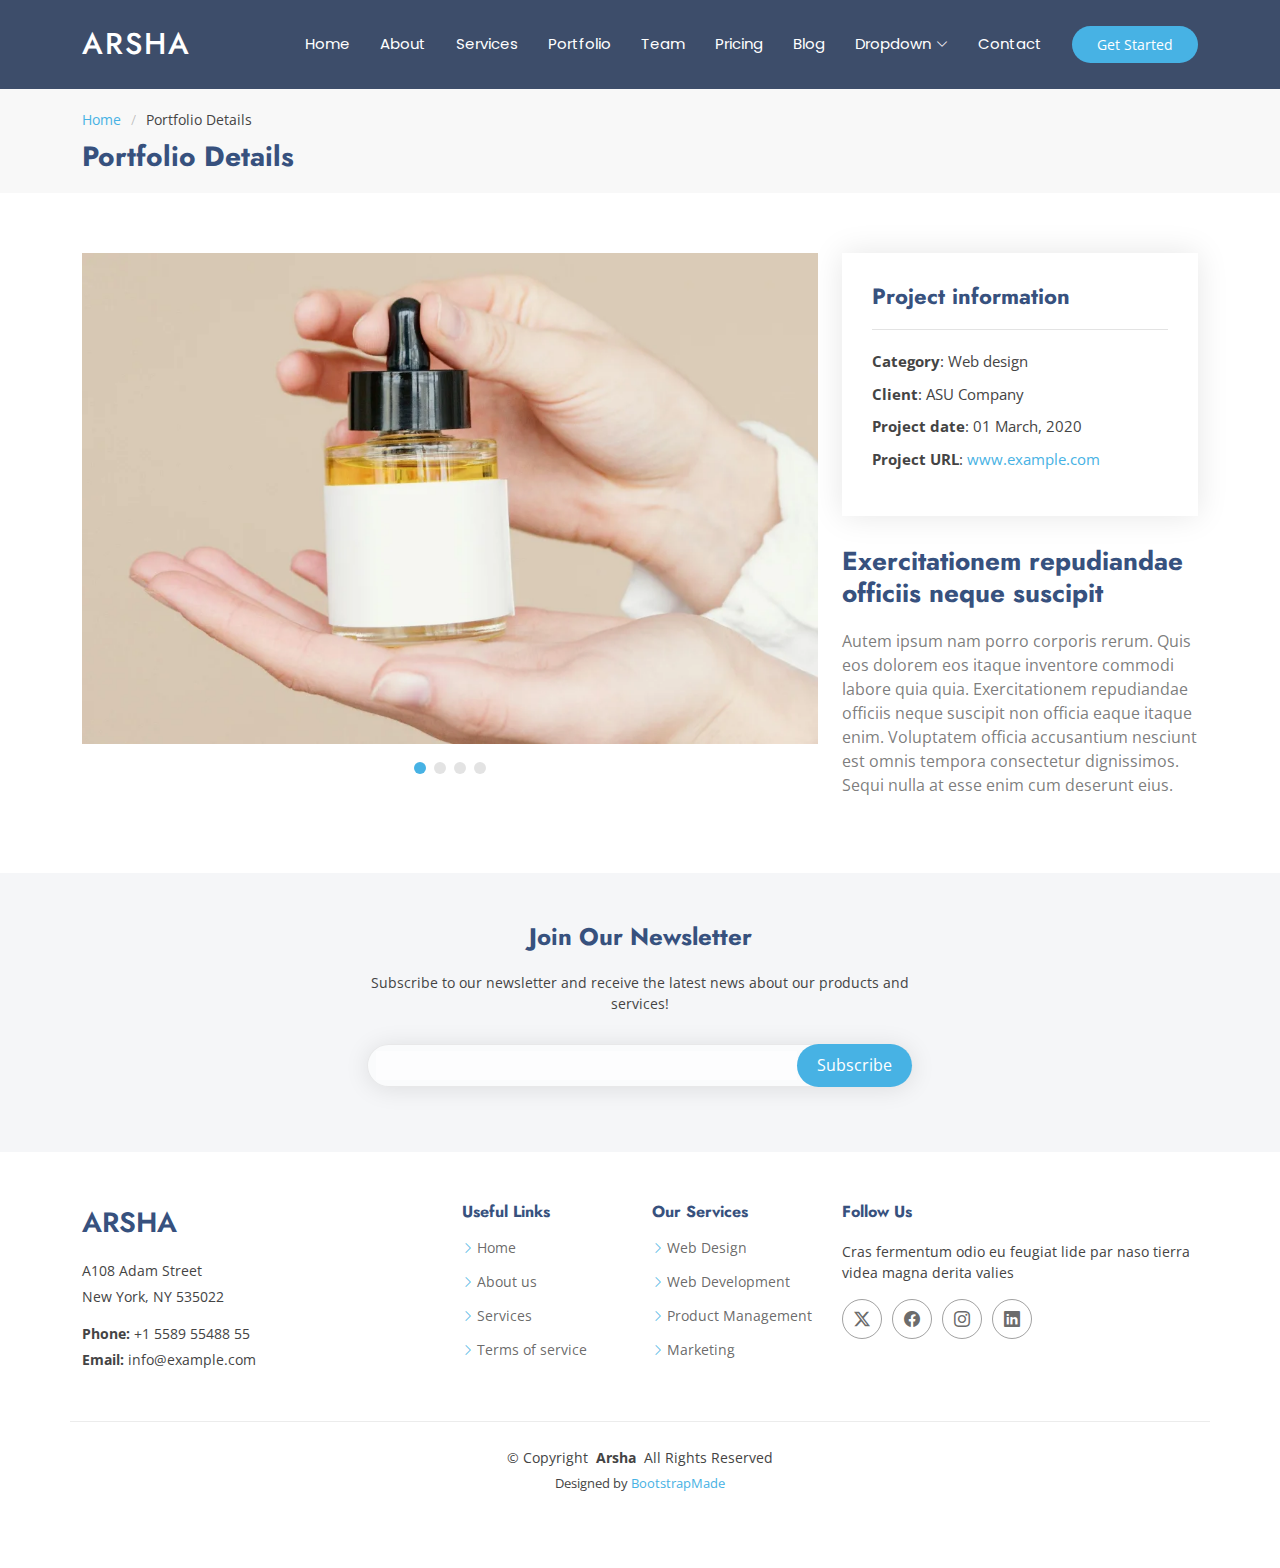
<file: portfolio-details.html>
<!DOCTYPE html>
<html lang="en">

<head>
  <meta charset="utf-8">
  <meta content="width=device-width, initial-scale=1.0" name="viewport">
  <title>Portfolio Details - Arsha Bootstrap Template</title>
  <meta name="description" content="">
  <meta name="keywords" content="">

  <!-- Favicons -->
  <link href="assets/img/favicon.png" rel="icon">
  <link href="assets/img/apple-touch-icon.png" rel="apple-touch-icon">

  <!-- Fonts -->
  <link href="https://fonts.googleapis.com" rel="preconnect">
  <link href="https://fonts.gstatic.com" rel="preconnect" crossorigin>
  <link href="https://fonts.googleapis.com/css2?family=Open+Sans:ital,wght@0,300;0,400;0,500;0,600;0,700;0,800;1,300;1,400;1,500;1,600;1,700;1,800&family=Poppins:ital,wght@0,100;0,200;0,300;0,400;0,500;0,600;0,700;0,800;0,900;1,100;1,200;1,300;1,400;1,500;1,600;1,700;1,800;1,900&family=Jost:ital,wght@0,100;0,200;0,300;0,400;0,500;0,600;0,700;0,800;0,900;1,100;1,200;1,300;1,400;1,500;1,600;1,700;1,800;1,900&display=swap" rel="stylesheet">

  <!-- Vendor CSS Files -->
  <link href="assets/vendor/bootstrap/css/bootstrap.min.css" rel="stylesheet">
  <link href="assets/vendor/bootstrap-icons/bootstrap-icons.css" rel="stylesheet">
  <link href="assets/vendor/aos/aos.css" rel="stylesheet">
  <link href="assets/vendor/glightbox/css/glightbox.min.css" rel="stylesheet">
  <link href="assets/vendor/swiper/swiper-bundle.min.css" rel="stylesheet">

  <!-- Main CSS File -->
  <link href="assets/css/main.css" rel="stylesheet">

  <!-- =======================================================
  * Template Name: Arsha
  * Template URL: https://bootstrapmade.com/arsha-free-bootstrap-html-template-corporate/
  * Updated: Feb 22 2025 with Bootstrap v5.3.3
  * Author: BootstrapMade.com
  * License: https://bootstrapmade.com/license/
  ======================================================== -->
</head>

<body class="portfolio-details-page">

  <header id="header" class="header d-flex align-items-center sticky-top">
    <div class="container-fluid container-xl position-relative d-flex align-items-center">

      <a href="index.html" class="logo d-flex align-items-center me-auto">
        <!-- Uncomment the line below if you also wish to use an image logo -->
        <!-- <img src="assets/img/logo.webp" alt=""> -->
        <h1 class="sitename">Arsha</h1>
      </a>

      <nav id="navmenu" class="navmenu">
        <ul>
          <li><a href="#hero">Home</a></li>
          <li><a href="#about">About</a></li>
          <li><a href="#services">Services</a></li>
          <li><a href="#portfolio">Portfolio</a></li>
          <li><a href="#team">Team</a></li>
          <li><a href="#pricing">Pricing</a></li>
          <li><a href="blog.html">Blog</a></li>
          <li class="dropdown"><a href="#"><span>Dropdown</span> <i class="bi bi-chevron-down toggle-dropdown"></i></a>
            <ul>
              <li><a href="#">Dropdown 1</a></li>
              <li class="dropdown"><a href="#"><span>Deep Dropdown</span> <i class="bi bi-chevron-down toggle-dropdown"></i></a>
                <ul>
                  <li><a href="#">Deep Dropdown 1</a></li>
                  <li><a href="#">Deep Dropdown 2</a></li>
                  <li><a href="#">Deep Dropdown 3</a></li>
                  <li><a href="#">Deep Dropdown 4</a></li>
                  <li><a href="#">Deep Dropdown 5</a></li>
                </ul>
              </li>
              <li><a href="#">Dropdown 2</a></li>
              <li><a href="#">Dropdown 3</a></li>
              <li><a href="#">Dropdown 4</a></li>
            </ul>
          </li>
          <li><a href="#contact">Contact</a></li>
        </ul>
        <i class="mobile-nav-toggle d-xl-none bi bi-list"></i>
      </nav>

      <a class="btn-getstarted" href="#about">Get Started</a>

    </div>
  </header>

  <main class="main">

    <!-- Page Title -->
    <div class="page-title" data-aos="fade">
      <div class="container">
        <nav class="breadcrumbs">
          <ol>
            <li><a href="index.html">Home</a></li>
            <li class="current">Portfolio Details</li>
          </ol>
        </nav>
        <h1>Portfolio Details</h1>
      </div>
    </div><!-- End Page Title -->

    <!-- Portfolio Details Section -->
    <section id="portfolio-details" class="portfolio-details section">

      <div class="container" data-aos="fade-up" data-aos-delay="100">

        <div class="row gy-4">

          <div class="col-lg-8">
            <div class="portfolio-details-slider swiper init-swiper">

              <script type="application/json" class="swiper-config">
                {
                  "loop": true,
                  "speed": 600,
                  "autoplay": {
                    "delay": 5000
                  },
                  "slidesPerView": "auto",
                  "pagination": {
                    "el": ".swiper-pagination",
                    "type": "bullets",
                    "clickable": true
                  }
                }
              </script>

              <div class="swiper-wrapper align-items-center">

                <div class="swiper-slide">
                  <img src="assets/img/portfolio/portfolio-1.webp" alt="">
                </div>

                <div class="swiper-slide">
                  <img src="assets/img/portfolio/portfolio-10.webp" alt="">
                </div>

                <div class="swiper-slide">
                  <img src="assets/img/portfolio/portfolio-7.webp" alt="">
                </div>

                <div class="swiper-slide">
                  <img src="assets/img/portfolio/portfolio-4.webp" alt="">
                </div>

              </div>
              <div class="swiper-pagination"></div>
            </div>
          </div>

          <div class="col-lg-4">
            <div class="portfolio-info" data-aos="fade-up" data-aos-delay="200">
              <h3>Project information</h3>
              <ul>
                <li><strong>Category</strong>: Web design</li>
                <li><strong>Client</strong>: ASU Company</li>
                <li><strong>Project date</strong>: 01 March, 2020</li>
                <li><strong>Project URL</strong>: <a href="#">www.example.com</a></li>
              </ul>
            </div>
            <div class="portfolio-description" data-aos="fade-up" data-aos-delay="300">
              <h2>Exercitationem repudiandae officiis neque suscipit</h2>
              <p>
                Autem ipsum nam porro corporis rerum. Quis eos dolorem eos itaque inventore commodi labore quia quia. Exercitationem repudiandae officiis neque suscipit non officia eaque itaque enim. Voluptatem officia accusantium nesciunt est omnis tempora consectetur dignissimos. Sequi nulla at esse enim cum deserunt eius.
              </p>
            </div>
          </div>

        </div>

      </div>

    </section><!-- /Portfolio Details Section -->

  </main>

  <footer id="footer" class="footer">

    <div class="footer-newsletter">
      <div class="container">
        <div class="row justify-content-center text-center">
          <div class="col-lg-6">
            <h4>Join Our Newsletter</h4>
            <p>Subscribe to our newsletter and receive the latest news about our products and services!</p>
            <form action="forms/newsletter.php" method="post" class="php-email-form">
              <div class="newsletter-form"><input type="email" name="email"><input type="submit" value="Subscribe"></div>
              <div class="loading">Loading</div>
              <div class="error-message"></div>
              <div class="sent-message">Your subscription request has been sent. Thank you!</div>
            </form>
          </div>
        </div>
      </div>
    </div>

    <div class="container footer-top">
      <div class="row gy-4">
        <div class="col-lg-4 col-md-6 footer-about">
          <a href="index.html" class="d-flex align-items-center">
            <span class="sitename">Arsha</span>
          </a>
          <div class="footer-contact pt-3">
            <p>A108 Adam Street</p>
            <p>New York, NY 535022</p>
            <p class="mt-3"><strong>Phone:</strong> <span>+1 5589 55488 55</span></p>
            <p><strong>Email:</strong> <span>info@example.com</span></p>
          </div>
        </div>

        <div class="col-lg-2 col-md-3 footer-links">
          <h4>Useful Links</h4>
          <ul>
            <li><i class="bi bi-chevron-right"></i> <a href="#">Home</a></li>
            <li><i class="bi bi-chevron-right"></i> <a href="#">About us</a></li>
            <li><i class="bi bi-chevron-right"></i> <a href="#">Services</a></li>
            <li><i class="bi bi-chevron-right"></i> <a href="#">Terms of service</a></li>
          </ul>
        </div>

        <div class="col-lg-2 col-md-3 footer-links">
          <h4>Our Services</h4>
          <ul>
            <li><i class="bi bi-chevron-right"></i> <a href="#">Web Design</a></li>
            <li><i class="bi bi-chevron-right"></i> <a href="#">Web Development</a></li>
            <li><i class="bi bi-chevron-right"></i> <a href="#">Product Management</a></li>
            <li><i class="bi bi-chevron-right"></i> <a href="#">Marketing</a></li>
          </ul>
        </div>

        <div class="col-lg-4 col-md-12">
          <h4>Follow Us</h4>
          <p>Cras fermentum odio eu feugiat lide par naso tierra videa magna derita valies</p>
          <div class="social-links d-flex">
            <a href=""><i class="bi bi-twitter-x"></i></a>
            <a href=""><i class="bi bi-facebook"></i></a>
            <a href=""><i class="bi bi-instagram"></i></a>
            <a href=""><i class="bi bi-linkedin"></i></a>
          </div>
        </div>

      </div>
    </div>

    <div class="container copyright text-center mt-4">
      <p>© <span>Copyright</span> <strong class="px-1 sitename">Arsha</strong> <span>All Rights Reserved</span></p>
      <div class="credits">
        <!-- All the links in the footer should remain intact. -->
        <!-- You can delete the links only if you've purchased the pro version. -->
        <!-- Licensing information: https://bootstrapmade.com/license/ -->
        <!-- Purchase the pro version with working PHP/AJAX contact form: [buy-url] -->
        Designed by <a href="https://bootstrapmade.com/">BootstrapMade</a>
      </div>
    </div>

  </footer>

  <!-- Scroll Top -->
  <a href="#" id="scroll-top" class="scroll-top d-flex align-items-center justify-content-center"><i class="bi bi-arrow-up-short"></i></a>

  <!-- Preloader -->
  <div id="preloader"></div>

  <!-- Vendor JS Files -->
  <script src="assets/vendor/bootstrap/js/bootstrap.bundle.min.js"></script>
  <script src="assets/vendor/php-email-form/validate.js"></script>
  <script src="assets/vendor/aos/aos.js"></script>
  <script src="assets/vendor/glightbox/js/glightbox.min.js"></script>
  <script src="assets/vendor/swiper/swiper-bundle.min.js"></script>
  <script src="assets/vendor/waypoints/noframework.waypoints.js"></script>
  <script src="assets/vendor/imagesloaded/imagesloaded.pkgd.min.js"></script>
  <script src="assets/vendor/isotope-layout/isotope.pkgd.min.js"></script>

  <!-- Main JS File -->
  <script src="assets/js/main.js"></script>

</body>

</html>
</file>
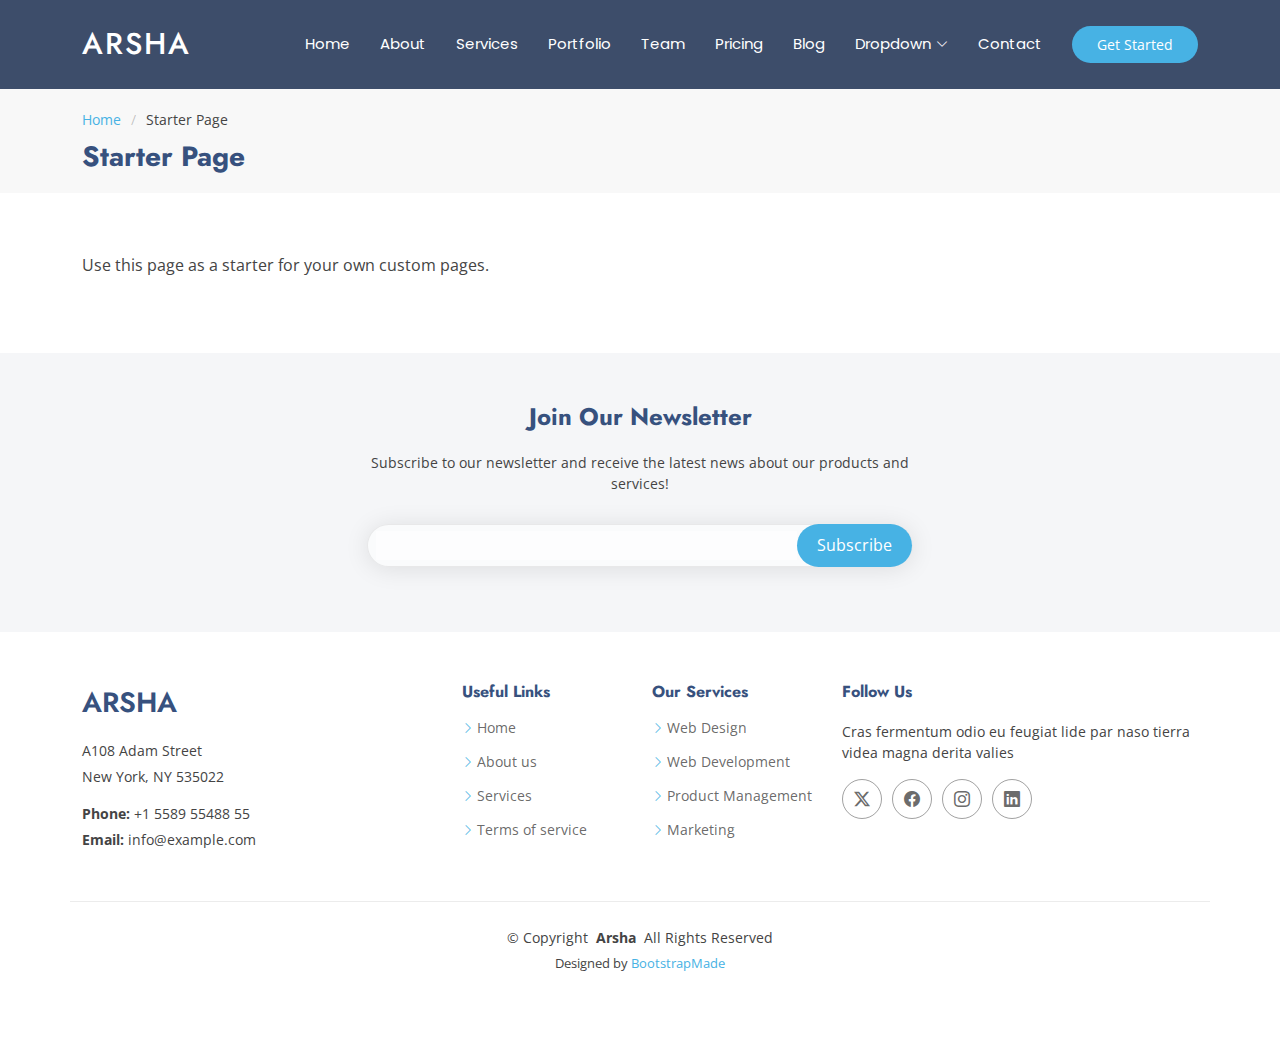
<file: starter-page.html>
<!DOCTYPE html>
<html lang="en">

<head>
  <meta charset="utf-8">
  <meta content="width=device-width, initial-scale=1.0" name="viewport">
  <title>Starter Page - Arsha Bootstrap Template</title>
  <meta name="description" content="">
  <meta name="keywords" content="">

  <!-- Favicons -->
  <link href="assets/img/favicon.png" rel="icon">
  <link href="assets/img/apple-touch-icon.png" rel="apple-touch-icon">

  <!-- Fonts -->
  <link href="https://fonts.googleapis.com" rel="preconnect">
  <link href="https://fonts.gstatic.com" rel="preconnect" crossorigin>
  <link href="https://fonts.googleapis.com/css2?family=Open+Sans:ital,wght@0,300;0,400;0,500;0,600;0,700;0,800;1,300;1,400;1,500;1,600;1,700;1,800&family=Poppins:ital,wght@0,100;0,200;0,300;0,400;0,500;0,600;0,700;0,800;0,900;1,100;1,200;1,300;1,400;1,500;1,600;1,700;1,800;1,900&family=Jost:ital,wght@0,100;0,200;0,300;0,400;0,500;0,600;0,700;0,800;0,900;1,100;1,200;1,300;1,400;1,500;1,600;1,700;1,800;1,900&display=swap" rel="stylesheet">

  <!-- Vendor CSS Files -->
  <link href="assets/vendor/bootstrap/css/bootstrap.min.css" rel="stylesheet">
  <link href="assets/vendor/bootstrap-icons/bootstrap-icons.css" rel="stylesheet">
  <link href="assets/vendor/aos/aos.css" rel="stylesheet">
  <link href="assets/vendor/glightbox/css/glightbox.min.css" rel="stylesheet">
  <link href="assets/vendor/swiper/swiper-bundle.min.css" rel="stylesheet">

  <!-- Main CSS File -->
  <link href="assets/css/main.css" rel="stylesheet">

  <!-- =======================================================
  * Template Name: Arsha
  * Template URL: https://bootstrapmade.com/arsha-free-bootstrap-html-template-corporate/
  * Updated: Feb 22 2025 with Bootstrap v5.3.3
  * Author: BootstrapMade.com
  * License: https://bootstrapmade.com/license/
  ======================================================== -->
</head>

<body class="starter-page-page">

  <header id="header" class="header d-flex align-items-center sticky-top">
    <div class="container-fluid container-xl position-relative d-flex align-items-center">

      <a href="index.html" class="logo d-flex align-items-center me-auto">
        <!-- Uncomment the line below if you also wish to use an image logo -->
        <!-- <img src="assets/img/logo.webp" alt=""> -->
        <h1 class="sitename">Arsha</h1>
      </a>

      <nav id="navmenu" class="navmenu">
        <ul>
          <li><a href="#hero">Home</a></li>
          <li><a href="#about">About</a></li>
          <li><a href="#services">Services</a></li>
          <li><a href="#portfolio">Portfolio</a></li>
          <li><a href="#team">Team</a></li>
          <li><a href="#pricing">Pricing</a></li>
          <li><a href="blog.html">Blog</a></li>
          <li class="dropdown"><a href="#"><span>Dropdown</span> <i class="bi bi-chevron-down toggle-dropdown"></i></a>
            <ul>
              <li><a href="#">Dropdown 1</a></li>
              <li class="dropdown"><a href="#"><span>Deep Dropdown</span> <i class="bi bi-chevron-down toggle-dropdown"></i></a>
                <ul>
                  <li><a href="#">Deep Dropdown 1</a></li>
                  <li><a href="#">Deep Dropdown 2</a></li>
                  <li><a href="#">Deep Dropdown 3</a></li>
                  <li><a href="#">Deep Dropdown 4</a></li>
                  <li><a href="#">Deep Dropdown 5</a></li>
                </ul>
              </li>
              <li><a href="#">Dropdown 2</a></li>
              <li><a href="#">Dropdown 3</a></li>
              <li><a href="#">Dropdown 4</a></li>
            </ul>
          </li>
          <li><a href="#contact">Contact</a></li>
        </ul>
        <i class="mobile-nav-toggle d-xl-none bi bi-list"></i>
      </nav>

      <a class="btn-getstarted" href="#about">Get Started</a>

    </div>
  </header>

  <main class="main">

    <!-- Page Title -->
    <div class="page-title" data-aos="fade">
      <div class="container">
        <nav class="breadcrumbs">
          <ol>
            <li><a href="index.html">Home</a></li>
            <li class="current">Starter Page</li>
          </ol>
        </nav>
        <h1>Starter Page</h1>
      </div>
    </div><!-- End Page Title -->

    <!-- Starter Section Section -->
    <section id="starter-section" class="starter-section section">

      <div class="container" data-aos="fade-up">
        <p>Use this page as a starter for your own custom pages.</p>
      </div>

    </section><!-- /Starter Section Section -->

  </main>

  <footer id="footer" class="footer">

    <div class="footer-newsletter">
      <div class="container">
        <div class="row justify-content-center text-center">
          <div class="col-lg-6">
            <h4>Join Our Newsletter</h4>
            <p>Subscribe to our newsletter and receive the latest news about our products and services!</p>
            <form action="forms/newsletter.php" method="post" class="php-email-form">
              <div class="newsletter-form"><input type="email" name="email"><input type="submit" value="Subscribe"></div>
              <div class="loading">Loading</div>
              <div class="error-message"></div>
              <div class="sent-message">Your subscription request has been sent. Thank you!</div>
            </form>
          </div>
        </div>
      </div>
    </div>

    <div class="container footer-top">
      <div class="row gy-4">
        <div class="col-lg-4 col-md-6 footer-about">
          <a href="index.html" class="d-flex align-items-center">
            <span class="sitename">Arsha</span>
          </a>
          <div class="footer-contact pt-3">
            <p>A108 Adam Street</p>
            <p>New York, NY 535022</p>
            <p class="mt-3"><strong>Phone:</strong> <span>+1 5589 55488 55</span></p>
            <p><strong>Email:</strong> <span>info@example.com</span></p>
          </div>
        </div>

        <div class="col-lg-2 col-md-3 footer-links">
          <h4>Useful Links</h4>
          <ul>
            <li><i class="bi bi-chevron-right"></i> <a href="#">Home</a></li>
            <li><i class="bi bi-chevron-right"></i> <a href="#">About us</a></li>
            <li><i class="bi bi-chevron-right"></i> <a href="#">Services</a></li>
            <li><i class="bi bi-chevron-right"></i> <a href="#">Terms of service</a></li>
          </ul>
        </div>

        <div class="col-lg-2 col-md-3 footer-links">
          <h4>Our Services</h4>
          <ul>
            <li><i class="bi bi-chevron-right"></i> <a href="#">Web Design</a></li>
            <li><i class="bi bi-chevron-right"></i> <a href="#">Web Development</a></li>
            <li><i class="bi bi-chevron-right"></i> <a href="#">Product Management</a></li>
            <li><i class="bi bi-chevron-right"></i> <a href="#">Marketing</a></li>
          </ul>
        </div>

        <div class="col-lg-4 col-md-12">
          <h4>Follow Us</h4>
          <p>Cras fermentum odio eu feugiat lide par naso tierra videa magna derita valies</p>
          <div class="social-links d-flex">
            <a href=""><i class="bi bi-twitter-x"></i></a>
            <a href=""><i class="bi bi-facebook"></i></a>
            <a href=""><i class="bi bi-instagram"></i></a>
            <a href=""><i class="bi bi-linkedin"></i></a>
          </div>
        </div>

      </div>
    </div>

    <div class="container copyright text-center mt-4">
      <p>© <span>Copyright</span> <strong class="px-1 sitename">Arsha</strong> <span>All Rights Reserved</span></p>
      <div class="credits">
        <!-- All the links in the footer should remain intact. -->
        <!-- You can delete the links only if you've purchased the pro version. -->
        <!-- Licensing information: https://bootstrapmade.com/license/ -->
        <!-- Purchase the pro version with working PHP/AJAX contact form: [buy-url] -->
        Designed by <a href="https://bootstrapmade.com/">BootstrapMade</a>
      </div>
    </div>

  </footer>

  <!-- Scroll Top -->
  <a href="#" id="scroll-top" class="scroll-top d-flex align-items-center justify-content-center"><i class="bi bi-arrow-up-short"></i></a>

  <!-- Preloader -->
  <div id="preloader"></div>

  <!-- Vendor JS Files -->
  <script src="assets/vendor/bootstrap/js/bootstrap.bundle.min.js"></script>
  <script src="assets/vendor/php-email-form/validate.js"></script>
  <script src="assets/vendor/aos/aos.js"></script>
  <script src="assets/vendor/glightbox/js/glightbox.min.js"></script>
  <script src="assets/vendor/swiper/swiper-bundle.min.js"></script>
  <script src="assets/vendor/waypoints/noframework.waypoints.js"></script>
  <script src="assets/vendor/imagesloaded/imagesloaded.pkgd.min.js"></script>
  <script src="assets/vendor/isotope-layout/isotope.pkgd.min.js"></script>

  <!-- Main JS File -->
  <script src="assets/js/main.js"></script>

</body>

</html>
</file>
<file: assets/css/main.css>
/**
* Template Name: Arsha
* Template URL: https://bootstrapmade.com/arsha-free-bootstrap-html-template-corporate/
* Updated: Feb 22 2025 with Bootstrap v5.3.3
* Author: BootstrapMade.com
* License: https://bootstrapmade.com/license/
*/

/*--------------------------------------------------------------
# Font & Color Variables
# Help: https://bootstrapmade.com/color-system/
--------------------------------------------------------------*/
/* Fonts */
:root {
  --default-font: "Open Sans",  system-ui, -apple-system, "Segoe UI", Roboto, "Helvetica Neue", Arial, "Noto Sans", "Liberation Sans", sans-serif, "Apple Color Emoji", "Segoe UI Emoji", "Segoe UI Symbol", "Noto Color Emoji";
  --heading-font: "Jost",  sans-serif;
  --nav-font: "Poppins",  sans-serif;
}

/* Global Colors - The following color variables are used throughout the website. Updating them here will change the color scheme of the entire website */
:root { 
  --background-color: #ffffff; /* Background color for the entire website, including individual sections */
  --default-color: #444444; /* Default color used for the majority of the text content across the entire website */
  --heading-color: #37517e; /* Color for headings, subheadings and title throughout the website */
  --accent-color: #47b2e4; /* Accent color that represents your brand on the website. It's used for buttons, links, and other elements that need to stand out */
  --surface-color: #ffffff; /* The surface color is used as a background of boxed elements within sections, such as cards, icon boxes, or other elements that require a visual separation from the global background. */
  --contrast-color: #ffffff; /* Contrast color for text, ensuring readability against backgrounds of accent, heading, or default colors. */
}

/* Nav Menu Colors - The following color variables are used specifically for the navigation menu. They are separate from the global colors to allow for more customization options */
:root {
  --nav-color: #ffffff;  /* The default color of the main navmenu links */
  --nav-hover-color: #47b2e4; /* Applied to main navmenu links when they are hovered over or active */
  --nav-mobile-background-color: #ffffff; /* Used as the background color for mobile navigation menu */
  --nav-dropdown-background-color: #ffffff; /* Used as the background color for dropdown items that appear when hovering over primary navigation items */
  --nav-dropdown-color: #444444; /* Used for navigation links of the dropdown items in the navigation menu. */
  --nav-dropdown-hover-color: #47b2e4; /* Similar to --nav-hover-color, this color is applied to dropdown navigation links when they are hovered over. */
}

#whatsapp-button {
   position: fixed;
    width: 60px;
    height: 60px;
    bottom: 20px;  /* distance from bottom */
    left: 20px;   /* distance from right */
    background-color: #07cb34;
    border-radius: 70%;
    box-shadow: 5px 5px 20px rgba(0,0,0,0.3);
    display: flex;
    align-items: center;
    justify-content: center;
    z-index: 100;
}
.whatsapp_float img {
    width: 35px;
    height: 35px;
}




/* Color Presets - These classes override global colors when applied to any section or element, providing reuse of the sam color scheme. */

.light-background {
  --background-color: #f5f6f8;
  --surface-color: #ffffff;
}

.dark-background {
  --background-color: #37517e;
  --default-color: #ffffff;
  --heading-color: #ffffff;
  --surface-color: #4668a2;
  --contrast-color: #ffffff;
}

/* Smooth scroll */
:root {
  scroll-behavior: smooth;
}

/*--------------------------------------------------------------
# General Styling & Shared Classes
--------------------------------------------------------------*/
body {
  color: var(--default-color);
  background-color: var(--background-color);
  font-family: var(--default-font);
}

a {
  color: var(--accent-color);
  text-decoration: none;
  transition: 0.3s;
}

a:hover {
  color: color-mix(in srgb, var(--accent-color), transparent 25%);
  text-decoration: none;
}

h1,
h2,
h3,
h4,
h5,
h6 {
  color: var(--heading-color);
  font-family: var(--heading-font);
}

/* PHP Email Form Messages
------------------------------*/
.php-email-form .error-message {
  display: none;
  background: #df1529;
  color: #ffffff;
  text-align: left;
  padding: 15px;
  margin-bottom: 24px;
  font-weight: 600;
}

.php-email-form .sent-message {
  display: none;
  color: #ffffff;
  background: #059652;
  text-align: center;
  padding: 15px;
  margin-bottom: 24px;
  font-weight: 600;
}

.php-email-form .loading {
  display: none;
  background: var(--surface-color);
  text-align: center;
  padding: 15px;
  margin-bottom: 24px;
}

.php-email-form .loading:before {
  content: "";
  display: inline-block;
  border-radius: 50%;
  width: 24px;
  height: 24px;
  margin: 0 10px -6px 0;
  border: 3px solid var(--accent-color);
  border-top-color: var(--surface-color);
  animation: php-email-form-loading 1s linear infinite;
}

@keyframes php-email-form-loading {
  0% {
    transform: rotate(0deg);
  }

  100% {
    transform: rotate(360deg);
  }
}

/*--------------------------------------------------------------
# Global Header
--------------------------------------------------------------*/
.header {
  --background-color: #3d4d6a;
  --heading-color: #ffffff;
  color: var(--default-color);
  background-color: var(--background-color);
  padding: 15px 0;
  transition: all 0.5s;
  z-index: 997;
}

.header .logo {
  line-height: 1;
}

.header .logo img {
  max-height: 36px;
  margin-right: 8px;
}

.header .logo h1 {
  font-size: 30px;
  margin: 0;
  font-weight: 500;
  color: var(--heading-color);
  letter-spacing: 2px;
  text-transform: uppercase;
}

.header .btn-getstarted,
.header .btn-getstarted:focus {
  color: var(--contrast-color);
  background: var(--accent-color);
  font-size: 14px;
  padding: 8px 25px;
  margin: 0 0 0 30px;
  border-radius: 50px;
  transition: 0.3s;
}

.header .btn-getstarted:hover,
.header .btn-getstarted:focus:hover {
  color: var(--contrast-color);
  background: color-mix(in srgb, var(--accent-color), transparent 15%);
}

@media (max-width: 1200px) {
  .header .logo {
    order: 1;
  }

  .header .btn-getstarted {
    order: 2;
    margin: 0 15px 0 0;
    padding: 6px 15px;
  }

  .header .navmenu {
    order: 3;
  }
}

/* Index Page Header
------------------------------*/
.index-page .header {
  --background-color: rgba(255, 255, 255, 0);
  --heading-color: #ffffff;
  --nav-color: #ffffff;
}

/* Index Page Header on Scroll
------------------------------*/
.index-page.scrolled .header {
  --background-color: rgba(40, 58, 90, 0.9);
}

/*--------------------------------------------------------------
# Navigation Menu
--------------------------------------------------------------*/
/* Desktop Navigation */
@media (min-width: 1200px) {
  .navmenu {
    padding: 0;
  }

  .navmenu ul {
    margin: 0;
    padding: 0;
    display: flex;
    list-style: none;
    align-items: center;
  }

  .navmenu li {
    position: relative;
  }

  .navmenu a,
  .navmenu a:focus {
    color: var(--nav-color);
    padding: 18px 15px;
    font-size: 15px;
    font-family: var(--nav-font);
    font-weight: 400;
    display: flex;
    align-items: center;
    justify-content: space-between;
    white-space: nowrap;
    transition: 0.3s;
  }

  .navmenu a i,
  .navmenu a:focus i {
    font-size: 12px;
    line-height: 0;
    margin-left: 5px;
    transition: 0.3s;
  }

  .navmenu li:last-child a {
    padding-right: 0;
  }

  .navmenu li:hover>a,
  .navmenu .active,
  .navmenu .active:focus {
    color: var(--nav-hover-color);
  }

  .navmenu .dropdown ul {
    margin: 0;
    padding: 10px 0;
    background: var(--nav-dropdown-background-color);
    display: block;
    position: absolute;
    visibility: hidden;
    left: 14px;
    top: 130%;
    opacity: 0;
    transition: 0.3s;
    border-radius: 4px;
    z-index: 99;
    box-shadow: 0px 0px 30px rgba(0, 0, 0, 0.1);
  }

  .navmenu .dropdown ul li {
    min-width: 200px;
  }

  .navmenu .dropdown ul a {
    padding: 10px 20px;
    font-size: 15px;
    text-transform: none;
    color: var(--nav-dropdown-color);
  }

  .navmenu .dropdown ul a i {
    font-size: 12px;
  }

  .navmenu .dropdown ul a:hover,
  .navmenu .dropdown ul .active:hover,
  .navmenu .dropdown ul li:hover>a {
    color: var(--nav-dropdown-hover-color);
  }

  .navmenu .dropdown:hover>ul {
    opacity: 1;
    top: 100%;
    visibility: visible;
  }

  .navmenu .dropdown .dropdown ul {
    top: 0;
    left: -90%;
    visibility: hidden;
  }

  .navmenu .dropdown .dropdown:hover>ul {
    opacity: 1;
    top: 0;
    left: -100%;
    visibility: visible;
  }

  .navmenu .megamenu {
    position: static;
  }

  .navmenu .megamenu ul {
    margin: 0;
    padding: 10px;
    background: var(--nav-dropdown-background-color);
    box-shadow: 0px 0px 20px rgba(0, 0, 0, 0.1);
    position: absolute;
    top: 130%;
    left: 0;
    right: 0;
    visibility: hidden;
    opacity: 0;
    display: flex;
    transition: 0.3s;
    border-radius: 4px;
    z-index: 99;
  }

  .navmenu .megamenu ul li {
    flex: 1;
  }

  .navmenu .megamenu ul li a,
  .navmenu .megamenu ul li:hover>a {
    padding: 10px 20px;
    font-size: 15px;
    color: var(--nav-dropdown-color);
  }

  .navmenu .megamenu ul li a:hover,
  .navmenu .megamenu ul li .active,
  .navmenu .megamenu ul li .active:hover {
    color: var(--nav-dropdown-hover-color);
  }

  .navmenu .megamenu:hover>ul {
    opacity: 1;
    top: 100%;
    visibility: visible;
  }

  .navmenu .dd-box-shadow {
    box-shadow: 0px 0px 30px rgba(0, 0, 0, 0.1);
  }
}

/* Mobile Navigation */
@media (max-width: 1199px) {
  .mobile-nav-toggle {
    color: var(--nav-color);
    font-size: 28px;
    line-height: 0;
    margin-right: 10px;
    cursor: pointer;
    transition: color 0.3s;
  }

  .navmenu {
    padding: 0;
    z-index: 9997;
  }

  .navmenu ul {
    display: none;
    list-style: none;
    position: absolute;
    inset: 60px 20px 20px 20px;
    padding: 10px 0;
    margin: 0;
    border-radius: 6px;
    background-color: var(--nav-mobile-background-color);
    overflow-y: auto;
    transition: 0.3s;
    z-index: 9998;
    box-shadow: 0px 0px 30px rgba(0, 0, 0, 0.1);
  }

  .navmenu a,
  .navmenu a:focus {
    color: var(--nav-dropdown-color);
    padding: 10px 20px;
    font-family: var(--nav-font);
    font-size: 17px;
    font-weight: 500;
    display: flex;
    align-items: center;
    justify-content: space-between;
    white-space: nowrap;
    transition: 0.3s;
  }

  .navmenu a i,
  .navmenu a:focus i {
    font-size: 12px;
    line-height: 0;
    margin-left: 5px;
    width: 30px;
    height: 30px;
    display: flex;
    align-items: center;
    justify-content: center;
    border-radius: 50%;
    transition: 0.3s;
    background-color: color-mix(in srgb, var(--accent-color), transparent 90%);
  }

  .navmenu a i:hover,
  .navmenu a:focus i:hover {
    background-color: var(--accent-color);
    color: var(--contrast-color);
  }

  .navmenu a:hover,
  .navmenu .active,
  .navmenu .active:focus {
    color: var(--nav-dropdown-hover-color);
  }

  .navmenu .active i,
  .navmenu .active:focus i {
    background-color: var(--accent-color);
    color: var(--contrast-color);
    transform: rotate(180deg);
  }

  .navmenu .dropdown ul {
    position: static;
    display: none;
    z-index: 99;
    padding: 10px 0;
    margin: 10px 20px;
    background-color: var(--nav-dropdown-background-color);
    border: 1px solid color-mix(in srgb, var(--default-color), transparent 90%);
    box-shadow: none;
    transition: all 0.5s ease-in-out;
  }

  .navmenu .dropdown ul ul {
    background-color: rgba(33, 37, 41, 0.1);
  }

  .navmenu .dropdown>.dropdown-active {
    display: block;
    background-color: rgba(33, 37, 41, 0.03);
  }

  .mobile-nav-active {
    overflow: hidden;
  }

  .mobile-nav-active .mobile-nav-toggle {
    color: #fff;
    position: absolute;
    font-size: 32px;
    top: 15px;
    right: 15px;
    margin-right: 0;
    z-index: 9999;
  }

  .mobile-nav-active .navmenu {
    position: fixed;
    overflow: hidden;
    inset: 0;
    background: rgba(33, 37, 41, 0.8);
    transition: 0.3s;
  }

  .mobile-nav-active .navmenu>ul {
    display: block;
  }
}

/*--------------------------------------------------------------
# Global Footer
--------------------------------------------------------------*/
.footer {
  color: var(--default-color);
  background-color: var(--background-color);
  font-size: 14px;
  padding-bottom: 50px;
  position: relative;
}

.footer .footer-newsletter {
  background-color: color-mix(in srgb, var(--heading-color), transparent 95%);
  padding: 50px 0;
}

.footer .footer-newsletter h4 {
  font-size: 24px;
}

.footer .footer-newsletter .newsletter-form {
  margin-top: 30px;
  margin-bottom: 15px;
  padding: 6px 8px;
  position: relative;
  background-color: color-mix(in srgb, var(--background-color), transparent 50%);
  border: 1px solid color-mix(in srgb, var(--default-color), transparent 90%);
  box-shadow: 0px 2px 25px rgba(0, 0, 0, 0.1);
  display: flex;
  transition: 0.3s;
  border-radius: 50px;
}

.footer .footer-newsletter .newsletter-form:focus-within {
  border-color: var(--accent-color);
}

.footer .footer-newsletter .newsletter-form input[type=email] {
  border: 0;
  padding: 4px;
  width: 100%;
  background-color: color-mix(in srgb, var(--background-color), transparent 50%);
  color: var(--default-color);
}

.footer .footer-newsletter .newsletter-form input[type=email]:focus-visible {
  outline: none;
}

.footer .footer-newsletter .newsletter-form input[type=submit] {
  border: 0;
  font-size: 16px;
  padding: 0 20px;
  margin: -7px -8px -7px 0;
  background: var(--accent-color);
  color: var(--contrast-color);
  transition: 0.3s;
  border-radius: 50px;
}

.footer .footer-newsletter .newsletter-form input[type=submit]:hover {
  background: color-mix(in srgb, var(--accent-color), transparent 20%);
}

.footer .footer-top {
  padding-top: 50px;
}

.footer .social-links a {
  display: flex;
  align-items: center;
  justify-content: center;
  width: 40px;
  height: 40px;
  border-radius: 50%;
  border: 1px solid color-mix(in srgb, var(--default-color), transparent 50%);
  font-size: 16px;
  color: color-mix(in srgb, var(--default-color), transparent 20%);
  margin-right: 10px;
  transition: 0.3s;
}

.footer .social-links a:hover {
  color: var(--accent-color);
  border-color: var(--accent-color);
}

.footer h4 {
  font-size: 16px;
  font-weight: bold;
  position: relative;
  padding-bottom: 12px;
}

.footer .footer-links {
  margin-bottom: 30px;
}

.footer .footer-links ul {
  list-style: none;
  padding: 0;
  margin: 0;
}

.footer .footer-links ul i {
  margin-right: 3px;
  font-size: 12px;
  line-height: 0;
  color: var(--accent-color);
}

.footer .footer-links ul li {
  padding: 10px 0;
  display: flex;
  align-items: center;
}

.footer .footer-links ul li:first-child {
  padding-top: 0;
}

.footer .footer-links ul a {
  display: inline-block;
  color: color-mix(in srgb, var(--default-color), transparent 20%);
  line-height: 1;
}

.footer .footer-links ul a:hover {
  color: var(--accent-color);
}

.footer .footer-about a {
  color: var(--heading-color);
  font-size: 28px;
  font-weight: 600;
  text-transform: uppercase;
  font-family: var(--heading-font);
}

.footer .footer-contact p {
  margin-bottom: 5px;
}

.footer .copyright {
  padding-top: 25px;
  padding-bottom: 25px;
  border-top: 1px solid color-mix(in srgb, var(--default-color), transparent 90%);
}

.footer .copyright p {
  margin-bottom: 0;
}

.footer .credits {
  margin-top: 6px;
  font-size: 13px;
}

/*--------------------------------------------------------------
# Preloader
--------------------------------------------------------------*/
#preloader {
  position: fixed;
  inset: 0;
  z-index: 999999;
  overflow: hidden;
  background: var(--background-color);
  transition: all 0.6s ease-out;
}

#preloader:before {
  content: "";
  position: fixed;
  top: calc(50% - 30px);
  left: calc(50% - 30px);
  border: 6px solid #ffffff;
  border-color: var(--accent-color) transparent var(--accent-color) transparent;
  border-radius: 50%;
  width: 60px;
  height: 60px;
  animation: animate-preloader 1.5s linear infinite;
}

@keyframes animate-preloader {
  0% {
    transform: rotate(0deg);
  }

  100% {
    transform: rotate(360deg);
  }
}

/*--------------------------------------------------------------
# Scroll Top Button
--------------------------------------------------------------*/
.scroll-top {
  position: fixed;
  visibility: hidden;
  opacity: 0;
  right: 15px;
  bottom: -15px;
  z-index: 99999;
  background-color: var(--accent-color);
  width: 44px;
  height: 44px;
  border-radius: 50px;
  transition: all 0.4s;
}

.scroll-top i {
  font-size: 24px;
  color: var(--contrast-color);
  line-height: 0;
}

.scroll-top:hover {
  background-color: color-mix(in srgb, var(--accent-color), transparent 20%);
  color: var(--contrast-color);
}

.scroll-top.active {
  visibility: visible;
  opacity: 1;
  bottom: 15px;
}

/*--------------------------------------------------------------
# Disable aos animation delay on mobile devices
--------------------------------------------------------------*/
@media screen and (max-width: 768px) {
  [data-aos-delay] {
    transition-delay: 0 !important;
  }
}

/*--------------------------------------------------------------
# Global Page Titles & Breadcrumbs
--------------------------------------------------------------*/
.page-title {
  --background-color: color-mix(in srgb, var(--default-color), transparent 96%);
  color: var(--default-color);
  background-color: var(--background-color);
  padding: 20px 0;
  position: relative;
}

.page-title h1 {
  font-size: 28px;
  font-weight: 700;
  margin: 0;
}

.page-title .breadcrumbs ol {
  display: flex;
  flex-wrap: wrap;
  list-style: none;
  padding: 0 0 10px 0;
  margin: 0;
  font-size: 14px;
}

.page-title .breadcrumbs ol li+li {
  padding-left: 10px;
}

.page-title .breadcrumbs ol li+li::before {
  content: "/";
  display: inline-block;
  padding-right: 10px;
  color: color-mix(in srgb, var(--default-color), transparent 70%);
}

/*--------------------------------------------------------------
# Global Sections
--------------------------------------------------------------*/
section,
.section {
  color: var(--default-color);
  background-color: var(--background-color);
  padding: 60px 0;
  scroll-margin-top: 88px;
  overflow: clip;
}

@media (max-width: 1199px) {

  section,
  .section {
    scroll-margin-top: 66px;
  }
}

/*--------------------------------------------------------------
# Global Section Titles
--------------------------------------------------------------*/
.section-title {
  text-align: center;
  padding-bottom: 60px;
  position: relative;
}

.section-title h2 {
  font-size: 32px;
  font-weight: 700;
  margin-bottom: 20px;
  padding-bottom: 20px;
  text-transform: uppercase;
  position: relative;
}

.section-title h2:before {
  content: "";
  position: absolute;
  display: block;
  width: 160px;
  height: 1px;
  background: color-mix(in srgb, var(--default-color), transparent 60%);
  left: 0;
  right: 0;
  bottom: 1px;
  margin: auto;
}

.section-title h2::after {
  content: "";
  position: absolute;
  display: block;
  width: 60px;
  height: 3px;
  background: var(--accent-color);
  left: 0;
  right: 0;
  bottom: 0;
  margin: auto;
}

.section-title p {
  margin-bottom: 0;
}

/*--------------------------------------------------------------
# Hero Section
--------------------------------------------------------------*/
.hero {
  width: 100%;
  min-height: 80vh;
  position: relative;
  padding: 120px 0 60px 0;
  display: flex;
  align-items: center;
}

.hero h1 {
  margin: 0;
  font-size: 48px;
  font-weight: 700;
  line-height: 56px;
}

.hero p {
  color: color-mix(in srgb, var(--default-color), transparent 30%);
  margin: 5px 0 30px 0;
  font-size: 22px;
  line-height: 1.3;
  font-weight: 600;
}

.hero .btn-get-started {
  color: var(--contrast-color);
  background: var(--accent-color);
  font-family: var(--heading-font);
  font-weight: 500;
  font-size: 15px;
  letter-spacing: 1px;
  display: inline-block;
  padding: 10px 28px 12px 28px;
  border-radius: 50px;
  transition: 0.5s;
}

.hero .btn-get-started:hover {
  color: var(--contrast-color);
  background: color-mix(in srgb, var(--accent-color), transparent 15%);
}

.hero .btn-watch-video {
  font-size: 16px;
  transition: 0.5s;
  margin-left: 25px;
  color: var(--default-color);
  font-weight: 600;
}

.hero .btn-watch-video i {
  color: var(--contrast-color);
  font-size: 32px;
  transition: 0.3s;
  line-height: 0;
  margin-right: 8px;
}

.hero .btn-watch-video:hover {
  color: var(--accent-color);
}

.hero .btn-watch-video:hover i {
  color: color-mix(in srgb, var(--accent-color), transparent 15%);
}

.hero .animated {
  animation: up-down 2s ease-in-out infinite alternate-reverse both;
}

@media (max-width: 640px) {
  .hero h1 {
    font-size: 28px;
    line-height: 36px;
  }

  .hero p {
    font-size: 18px;
    line-height: 24px;
    margin-bottom: 30px;
  }

  .hero .btn-get-started,
  .hero .btn-watch-video {
    font-size: 13px;
  }
}

@keyframes up-down {
  0% {
    transform: translateY(10px);
  }

  100% {
    transform: translateY(-10px);
  }
}

/*--------------------------------------------------------------
# Clients Section
--------------------------------------------------------------*/
.clients {
  padding: 12px 0;
}

.clients .swiper {
  padding: 10px 0;
}

.clients .swiper-wrapper {
  height: auto;
}

.clients .swiper-slide img {
  transition: 0.3s;
  padding: 0 10px;
}

.clients .swiper-slide img:hover {
  transform: scale(1.1);
}

/*--------------------------------------------------------------
# About Section
--------------------------------------------------------------*/
.about ul {
  list-style: none;
  padding: 0;
}

.about ul li {
  padding-bottom: 5px;
  display: flex;
  align-items: center;
}

.about ul i {
  font-size: 20px;
  padding-right: 4px;
  color: var(--accent-color);
}

.about .read-more {
  color: var(--accent-color);
  font-family: var(--heading-font);
  font-weight: 500;
  font-size: 16px;
  letter-spacing: 1px;
  padding: 8px 28px;
  border-radius: 5px;
  transition: 0.3s;
  display: inline-flex;
  align-items: center;
  justify-content: center;
  border: 2px solid var(--accent-color);
}

.about .read-more i {
  font-size: 18px;
  margin-left: 5px;
  line-height: 0;
  transition: 0.3s;
}

.about .read-more:hover {
  background: var(--accent-color);
  color: var(--contrast-color);
}

.about .read-more:hover i {
  transform: translate(5px, 0);
}

/*--------------------------------------------------------------
# Why Us Section
--------------------------------------------------------------*/
.why-us {
  padding: 30px 0;
}

.why-us .content h3 {
  font-weight: 400;
  font-size: 34px;
}

.why-us .content p {
  color: color-mix(in srgb, var(--default-color), transparent 30%);
}

.why-us .faq-container .faq-item {
  background-color: var(--surface-color);
  position: relative;
  padding: 20px;
  margin-bottom: 20px;
  box-shadow: 0px 5px 25px 0px rgba(0, 0, 0, 0.1);
  overflow: hidden;
}

.why-us .faq-container .faq-item:last-child {
  margin-bottom: 0;
}

.why-us .faq-container .faq-item h3 {
  font-weight: 500;
  font-size: 17px;
  line-height: 24px;
  margin: 0 30px 0 0;
  transition: 0.3s;
  cursor: pointer;
}

.why-us .faq-container .faq-item h3 span {
  color: var(--accent-color);
  padding-right: 5px;
  font-weight: 600;
}

.why-us .faq-container .faq-item h3:hover {
  color: var(--accent-color);
}

.why-us .faq-container .faq-item .faq-content {
  display: grid;
  grid-template-rows: 0fr;
  transition: 0.3s ease-in-out;
  visibility: hidden;
  opacity: 0;
}

.why-us .faq-container .faq-item .faq-content p {
  margin-bottom: 0;
  overflow: hidden;
}

.why-us .faq-container .faq-item .faq-icon {
  position: absolute;
  top: 22px;
  left: 20px;
  font-size: 22px;
  line-height: 0;
  transition: 0.3s;
  color: var(--accent-color);
}

.why-us .faq-container .faq-item .faq-toggle {
  position: absolute;
  top: 20px;
  right: 20px;
  font-size: 16px;
  line-height: 0;
  transition: 0.3s;
  cursor: pointer;
}

.why-us .faq-container .faq-item .faq-toggle:hover {
  color: var(--accent-color);
}

.why-us .faq-container .faq-active h3 {
  color: var(--accent-color);
}

.why-us .faq-container .faq-active .faq-content {
  grid-template-rows: 1fr;
  visibility: visible;
  opacity: 1;
  padding-top: 10px;
}

.why-us .faq-container .faq-active .faq-toggle {
  transform: rotate(90deg);
  color: var(--accent-color);
}

.why-us .why-us-img {
  display: flex;
  align-items: center;
  justify-content: center;
}

.why-us .why-us-img img {
  max-height: 70%;
}

/*--------------------------------------------------------------
# Skills Section
--------------------------------------------------------------*/
.skills .content h3 {
  font-size: 2rem;
  font-weight: 700;
}

.skills .content p {
  color: color-mix(in srgb, var(--default-color), transparent 30%);
}

.skills .content p:last-child {
  margin-bottom: 0;
}

.skills .content ul {
  list-style: none;
  padding: 0;
}

.skills .content ul li {
  padding-bottom: 10px;
}

.skills .progress {
  height: 60px;
  display: block;
  background: none;
  border-radius: 0;
}

.skills .progress .skill {
  color: var(--default-color);
  padding: 0;
  margin: 0 0 6px 0;
  text-transform: uppercase;
  display: block;
  font-weight: 600;
  font-family: var(--heading-font);
}

.skills .progress .skill .val {
  float: right;
  font-style: normal;
}

.skills .progress-bar-wrap {
  background: color-mix(in srgb, var(--heading-color), transparent 90%);
  height: 10px;
}

.skills .progress-bar {
  width: 1px;
  height: 10px;
  transition: 0.9s;
  background-color: var(--heading-color);
}

/*--------------------------------------------------------------
# Services Section
--------------------------------------------------------------*/
.services .service-item {
  background-color: var(--surface-color);
  box-shadow: 0px 5px 90px 0px rgba(0, 0, 0, 0.1);
  padding: 50px 30px;
  transition: all ease-in-out 0.4s;
  height: 100%;
}

.services .service-item .icon {
  margin-bottom: 10px;
}

.services .service-item .icon i {
  color: var(--accent-color);
  font-size: 36px;
  transition: 0.3s;
}

.services .service-item h4 {
  font-weight: 700;
  margin-bottom: 15px;
  font-size: 20px;
}

.services .service-item h4 a {
  color: var(--heading-color);
  transition: ease-in-out 0.3s;
}

.services .service-item p {
  line-height: 24px;
  font-size: 14px;
  margin-bottom: 0;
}

.services .service-item:hover {
  transform: translateY(-10px);
}

.services .service-item:hover h4 a {
  color: var(--accent-color);
}

/*--------------------------------------------------------------
# Work Process Section
--------------------------------------------------------------*/
.work-process .steps-item {
  background: var(--surface-color);
  border-radius: 20px;
  height: 100%;
  transition: all 0.3s ease-in-out;
  box-shadow: 0 5px 20px color-mix(in srgb, var(--default-color), transparent 92%);
}

.work-process .steps-item .steps-image {
  border-radius: 20px 20px 0 0;
  overflow: hidden;
}

.work-process .steps-item:hover {
  transform: translateY(-10px);
  box-shadow: 0 15px 30px color-mix(in srgb, var(--accent-color), transparent 85%);
}

.work-process .steps-item:hover .steps-number {
  background: var(--accent-color);
  color: var(--contrast-color);
}

.work-process .steps-item:hover .steps-image img {
  transform: scale(1.1);
}

.work-process .steps-image {
  position: relative;
  height: 280px;
}

.work-process .steps-image img {
  width: 100%;
  height: 100%;
  object-fit: cover;
  transition: transform 0.6s ease;
}

.work-process .steps-content {
  position: relative;
  padding: 40px 30px 30px;
}

.work-process .steps-content .steps-number {
  position: absolute;
  left: 30px;
  top: -30px;
  width: 60px;
  height: 60px;
  background: var(--accent-color);
  color: var(--contrast-color);
  border-radius: 50%;
  font-family: var(--heading-font);
  font-size: 24px;
  font-weight: 700;
  display: flex;
  align-items: center;
  justify-content: center;
  transition: all 0.3s ease-in-out;
}

.work-process .steps-content h3 {
  font-size: 24px;
  font-weight: 700;
  margin-bottom: 15px;
}

.work-process .steps-content p {
  font-size: 15px;
  color: color-mix(in srgb, var(--default-color), transparent 20%);
  margin-bottom: 25px;
}

.work-process .steps-features .feature-item {
  display: flex;
  align-items: center;
  margin-bottom: 12px;
}

.work-process .steps-features .feature-item:last-child {
  margin-bottom: 0;
}

.work-process .steps-features .feature-item i {
  color: var(--accent-color);
  font-size: 18px;
  margin-right: 10px;
}

.work-process .steps-features .feature-item span {
  font-size: 14px;
  color: color-mix(in srgb, var(--default-color), transparent 15%);
}

@media (max-width: 1199px) {
  .work-process .steps-image {
    height: 240px;
  }

  .work-process .steps-content {
    padding: 35px 25px 25px;
  }

  .work-process .steps-content h3 {
    font-size: 22px;
  }
}

@media (max-width: 991px) {
  .work-process .steps-item {
    margin-bottom: 30px;
  }

  .work-process .steps-image {
    height: 220px;
  }

  .work-process .steps-content {
    padding: 30px 20px 20px;
  }

  .work-process .steps-content .steps-number {
    width: 50px;
    height: 50px;
    font-size: 20px;
    left: 25px;
    top: -25px;
  }

  .work-process .steps-content h3 {
    font-size: 20px;
    margin-bottom: 12px;
  }

  .work-process .steps-content p {
    font-size: 14px;
    margin-bottom: 20px;
  }
}

/*--------------------------------------------------------------
# Call To Action Section
--------------------------------------------------------------*/
.call-to-action {
  padding: 120px 0;
  position: relative;
  clip-path: inset(0);
}

.call-to-action img {
  position: fixed;
  top: 0;
  left: 0;
  display: block;
  width: 100%;
  height: 100%;
  object-fit: cover;
  z-index: 1;
}

.call-to-action:before {
  content: "";
  background: color-mix(in srgb, var(--background-color), transparent 35%);
  position: absolute;
  inset: 0;
  z-index: 2;
}

.call-to-action .container {
  position: relative;
  z-index: 3;
}

.call-to-action h3 {
  color: var(--default-color);
  font-size: 28px;
  font-weight: 700;
}

.call-to-action p {
  color: var(--default-color);
}

.call-to-action .cta-btn {
  font-family: var(--heading-font);
  font-weight: 500;
  font-size: 16px;
  letter-spacing: 1px;
  display: inline-block;
  padding: 12px 40px;
  border-radius: 50px;
  transition: 0.5s;
  margin: 10px;
  border: 2px solid var(--contrast-color);
  color: var(--contrast-color);
}

.call-to-action .cta-btn:hover {
  background: var(--accent-color);
  border: 2px solid var(--accent-color);
}

/*--------------------------------------------------------------
# Portfolio Section
--------------------------------------------------------------*/
.portfolio .portfolio-filters {
  padding: 0;
  margin: 0 auto 20px auto;
  list-style: none;
  text-align: center;
}

.portfolio .portfolio-filters li {
  cursor: pointer;
  display: inline-block;
  padding: 8px 20px 10px 20px;
  margin: 0;
  font-size: 15px;
  font-weight: 500;
  line-height: 1;
  margin-bottom: 5px;
  border-radius: 50px;
  transition: all 0.3s ease-in-out;
  font-family: var(--heading-font);
}

.portfolio .portfolio-filters li:hover,
.portfolio .portfolio-filters li.filter-active {
  color: var(--contrast-color);
  background-color: var(--accent-color);
}

.portfolio .portfolio-filters li:first-child {
  margin-left: 0;
}

.portfolio .portfolio-filters li:last-child {
  margin-right: 0;
}

@media (max-width: 575px) {
  .portfolio .portfolio-filters li {
    font-size: 14px;
    margin: 0 0 10px 0;
  }
}

.portfolio .portfolio-item {
  position: relative;
  overflow: hidden;
}

.portfolio .portfolio-item .portfolio-info {
  opacity: 0;
  position: absolute;
  left: 12px;
  right: 12px;
  bottom: -100%;
  z-index: 3;
  transition: all ease-in-out 0.5s;
  background: color-mix(in srgb, var(--background-color), transparent 10%);
  padding: 15px;
}

.portfolio .portfolio-item .portfolio-info h4 {
  font-size: 18px;
  font-weight: 600;
  padding-right: 50px;
}

.portfolio .portfolio-item .portfolio-info p {
  color: color-mix(in srgb, var(--default-color), transparent 30%);
  font-size: 14px;
  margin-bottom: 0;
  padding-right: 50px;
}

.portfolio .portfolio-item .portfolio-info .preview-link,
.portfolio .portfolio-item .portfolio-info .details-link {
  position: absolute;
  right: 50px;
  font-size: 24px;
  top: calc(50% - 14px);
  color: color-mix(in srgb, var(--default-color), transparent 30%);
  transition: 0.3s;
  line-height: 0;
}

.portfolio .portfolio-item .portfolio-info .preview-link:hover,
.portfolio .portfolio-item .portfolio-info .details-link:hover {
  color: var(--accent-color);
}

.portfolio .portfolio-item .portfolio-info .details-link {
  right: 14px;
  font-size: 28px;
}

.portfolio .portfolio-item:hover .portfolio-info {
  opacity: 1;
  bottom: 0;
}

/*--------------------------------------------------------------
# Team Section
--------------------------------------------------------------*/
.team .team-member {
  background-color: var(--surface-color);
  box-shadow: 0px 2px 15px rgba(0, 0, 0, 0.1);
  position: relative;
  border-radius: 5px;
  transition: 0.5s;
  padding: 30px;
  height: 100%;
}

@media (max-width: 468px) {
  .team .team-member {
    flex-direction: column;
    justify-content: center !important;
    align-items: center !important;
  }
}

.team .team-member .pic {
  overflow: hidden;
  width: 150px;
  border-radius: 50%;
  flex-shrink: 0;
}

.team .team-member .pic img {
  transition: ease-in-out 0.3s;
}

.team .team-member:hover {
  transform: translateY(-10px);
}

.team .team-member .member-info {
  padding-left: 30px;
}

@media (max-width: 468px) {
  .team .team-member .member-info {
    padding: 30px 0 0 0;
    text-align: center;
  }
}

.team .team-member h4 {
  font-weight: 700;
  margin-bottom: 5px;
  font-size: 20px;
}

.team .team-member span {
  display: block;
  font-size: 15px;
  padding-bottom: 10px;
  position: relative;
  font-weight: 500;
}

.team .team-member span::after {
  content: "";
  position: absolute;
  display: block;
  width: 50px;
  height: 1px;
  background: color-mix(in srgb, var(--default-color), transparent 85%);
  bottom: 0;
  left: 0;
}

@media (max-width: 468px) {
  .team .team-member span::after {
    left: calc(50% - 25px);
  }
}

.team .team-member p {
  margin: 10px 0 0 0;
  font-size: 14px;
}

.team .team-member .social {
  margin-top: 12px;
  display: flex;
  align-items: center;
  justify-content: start;
  width: 100%;
}

@media (max-width: 468px) {
  .team .team-member .social {
    justify-content: center;
  }
}

.team .team-member .social a {
  background: color-mix(in srgb, var(--default-color), transparent 94%);
  transition: ease-in-out 0.3s;
  display: flex;
  align-items: center;
  justify-content: center;
  border-radius: 50px;
  width: 36px;
  height: 36px;
}

.team .team-member .social a i {
  color: color-mix(in srgb, var(--default-color), transparent 20%);
  font-size: 16px;
  margin: 0 2px;
}

.team .team-member .social a:hover {
  background: var(--accent-color);
}

.team .team-member .social a:hover i {
  color: var(--contrast-color);
}

.team .team-member .social a+a {
  margin-left: 8px;
}

/*--------------------------------------------------------------
# Pricing Section
--------------------------------------------------------------*/
.pricing .pricing-item {
  background-color: var(--surface-color);
  box-shadow: 0 3px 20px -2px rgba(0, 0, 0, 0.1);
  border-top: 4px solid var(--background-color);
  padding: 60px 40px;
  height: 100%;
  border-radius: 5px;
}

.pricing h3 {
  font-weight: 600;
  margin-bottom: 15px;
  font-size: 20px;
}

.pricing h4 {
  color: var(--accent-color);
  font-size: 48px;
  font-weight: 400;
  font-family: var(--heading-font);
  margin-bottom: 0;
}

.pricing h4 sup {
  font-size: 28px;
}

.pricing h4 span {
  color: color-mix(in srgb, var(--default-color), transparent 50%);
  font-size: 18px;
}

.pricing ul {
  padding: 20px 0;
  list-style: none;
  color: color-mix(in srgb, var(--default-color), transparent 30%);
  text-align: left;
  line-height: 20px;
}

.pricing ul li {
  padding: 10px 0;
  display: flex;
  align-items: center;
}

.pricing ul i {
  color: #059652;
  font-size: 24px;
  padding-right: 3px;
}

.pricing ul .na {
  color: color-mix(in srgb, var(--default-color), transparent 60%);
}

.pricing ul .na i {
  color: color-mix(in srgb, var(--default-color), transparent 60%);
}

.pricing ul .na span {
  text-decoration: line-through;
}

.pricing .buy-btn {
  color: var(--accent-color);
  display: inline-block;
  padding: 8px 35px 10px 35px;
  border-radius: 50px;
  transition: none;
  font-size: 16px;
  font-weight: 500;
  font-family: var(--heading-font);
  transition: 0.3s;
  border: 1px solid var(--accent-color);
}

.pricing .buy-btn:hover {
  background: var(--accent-color);
  color: var(--contrast-color);
}

.pricing .featured {
  border-top-color: var(--accent-color);
}

.pricing .featured .buy-btn {
  background: var(--accent-color);
  color: var(--contrast-color);
}

@media (max-width: 992px) {
  .pricing .box {
    max-width: 60%;
    margin: 0 auto 30px auto;
  }
}

@media (max-width: 767px) {
  .pricing .box {
    max-width: 80%;
    margin: 0 auto 30px auto;
  }
}

@media (max-width: 420px) {
  .pricing .box {
    max-width: 100%;
    margin: 0 auto 30px auto;
  }
}

/*--------------------------------------------------------------
# Testimonials Section
--------------------------------------------------------------*/
.testimonials .section-header {
  margin-bottom: 40px;
}

.testimonials .testimonials-carousel,
.testimonials .testimonials-slider {
  overflow: hidden;
}

.testimonials .testimonial-item {
  text-align: center;
}

.testimonials .testimonial-item .testimonial-img {
  width: 120px;
  border-radius: 50%;
  border: 4px solid var(--background-color);
  margin: 0 auto;
}

.testimonials .testimonial-item h3 {
  font-size: 20px;
  font-weight: bold;
  margin: 10px 0 5px 0;
}

.testimonials .testimonial-item h4 {
  font-size: 14px;
  color: color-mix(in srgb, var(--default-color), transparent 40%);
  margin: 0 0 15px 0;
}

.testimonials .testimonial-item .stars {
  margin-bottom: 15px;
}

.testimonials .testimonial-item .stars i {
  color: #ffc107;
  margin: 0 1px;
}

.testimonials .testimonial-item .quote-icon-left,
.testimonials .testimonial-item .quote-icon-right {
  color: color-mix(in srgb, var(--accent-color), transparent 50%);
  font-size: 26px;
  line-height: 0;
}

.testimonials .testimonial-item .quote-icon-left {
  display: inline-block;
  left: -5px;
  position: relative;
}

.testimonials .testimonial-item .quote-icon-right {
  display: inline-block;
  right: -5px;
  position: relative;
  top: 10px;
  transform: scale(-1, -1);
}

.testimonials .testimonial-item p {
  font-style: italic;
  margin: 0 auto 15px auto;
}

.testimonials .swiper-wrapper {
  height: auto;
}

.testimonials .swiper-pagination {
  margin-top: 20px;
  position: relative;
}

.testimonials .swiper-pagination .swiper-pagination-bullet {
  width: 12px;
  height: 12px;
  opacity: 1;
  background-color: color-mix(in srgb, var(--default-color), transparent 85%);
}

.testimonials .swiper-pagination .swiper-pagination-bullet-active {
  background-color: var(--accent-color);
}

@media (min-width: 992px) {
  .testimonials .testimonial-item p {
    width: 80%;
  }
}

/*--------------------------------------------------------------
# Faq 2 Section
--------------------------------------------------------------*/
.faq-2 .faq-container {
  margin-top: 15px;
}

.faq-2 .faq-container .faq-item {
  background-color: var(--surface-color);
  position: relative;
  padding: 20px;
  margin-bottom: 20px;
  overflow: hidden;
}

.faq-2 .faq-container .faq-item:last-child {
  margin-bottom: 0;
}

.faq-2 .faq-container .faq-item h3 {
  font-weight: 600;
  font-size: 18px;
  line-height: 24px;
  margin: 0 30px 0 32px;
  transition: 0.3s;
  cursor: pointer;
}

.faq-2 .faq-container .faq-item h3 span {
  color: var(--accent-color);
  padding-right: 5px;
}

.faq-2 .faq-container .faq-item h3:hover {
  color: var(--accent-color);
}

.faq-2 .faq-container .faq-item .faq-content {
  display: grid;
  grid-template-rows: 0fr;
  transition: 0.3s ease-in-out;
  visibility: hidden;
  opacity: 0;
}

.faq-2 .faq-container .faq-item .faq-content p {
  margin-bottom: 0;
  overflow: hidden;
}

.faq-2 .faq-container .faq-item .faq-icon {
  position: absolute;
  top: 22px;
  left: 20px;
  font-size: 20px;
  line-height: 0;
  transition: 0.3s;
  color: var(--accent-color);
}

.faq-2 .faq-container .faq-item .faq-toggle {
  position: absolute;
  top: 20px;
  right: 20px;
  font-size: 16px;
  line-height: 0;
  transition: 0.3s;
  cursor: pointer;
}

.faq-2 .faq-container .faq-item .faq-toggle:hover {
  color: var(--accent-color);
}

.faq-2 .faq-container .faq-active h3 {
  color: var(--accent-color);
}

.faq-2 .faq-container .faq-active .faq-content {
  grid-template-rows: 1fr;
  visibility: visible;
  opacity: 1;
  padding-top: 10px;
}

.faq-2 .faq-container .faq-active .faq-toggle {
  transform: rotate(90deg);
  color: var(--accent-color);
}

/*--------------------------------------------------------------
# Subscribe Section
--------------------------------------------------------------*/
.subscribe .container {
  padding: 80px 80px 0 80px;
  background: color-mix(in srgb, var(--default-color), transparent 96%);
  border-radius: 15px;
}

@media (max-width: 992px) {
  .subscribe .container {
    padding: 60px 60px 0 60px;
  }
}

@media (max-width: 575px) {
  .subscribe .container {
    padding: 25px 15px 0 15px;
    border-radius: 0;
  }
}

.subscribe .cta-content h2 {
  font-size: 2.5rem;
  font-weight: 700;
  margin-bottom: 1rem;
}

.subscribe .cta-content p {
  font-size: 1.1rem;
  margin-bottom: 2rem;
}

.subscribe .cta-form .form-control {
  height: 50px;
  border-radius: 25px 0 0 25px;
  border: 1px solid var(--accent-color);
  padding-left: 20px;
}

.subscribe .cta-form .form-control:focus {
  box-shadow: none;
  border-color: var(--accent-color);
}

.subscribe .cta-form .btn {
  height: 50px;
  border-radius: 0 25px 25px 0;
  background-color: var(--accent-color);
  border-color: var(--accent-color);
  color: var(--contrast-color);
  padding: 0 30px;
  font-weight: 600;
  transition: all 0.3s ease;
}

.subscribe .cta-form .btn:hover {
  background-color: color-mix(in srgb, var(--accent-color), black 10%);
  border-color: color-mix(in srgb, var(--accent-color), black 10%);
}

@media (max-width: 575px) {
  .subscribe .cta-form .btn {
    padding: 0 15px;
  }
}

@media (max-width: 991px) {
  .subscribe .cta-content {
    text-align: center;
    margin-bottom: 2rem;
  }

  .subscribe .cta-image {
    text-align: center;
  }
}

/*--------------------------------------------------------------
# Recent Blog Postst Section
--------------------------------------------------------------*/
.recent-blog-postst .post-item {
  background: var(--surface-color);
  box-shadow: 0px 2px 20px rgba(0, 0, 0, 0.1);
  transition: 0.3s;
}

.recent-blog-postst .post-item .post-img img {
  transition: 0.5s;
}

.recent-blog-postst .post-item .post-date {
  position: absolute;
  right: 0;
  bottom: 0;
  background-color: var(--accent-color);
  color: var(--contrast-color);
  text-transform: uppercase;
  font-size: 13px;
  padding: 6px 12px;
  font-weight: 500;
}

.recent-blog-postst .post-item .post-content {
  padding: 30px;
}

.recent-blog-postst .post-item .post-title {
  color: var(--heading-color);
  font-size: 20px;
  font-weight: 700;
  transition: 0.3s;
  margin-bottom: 15px;
}

.recent-blog-postst .post-item .meta i {
  font-size: 16px;
  color: var(--accent-color);
}

.recent-blog-postst .post-item .meta span {
  font-size: 15px;
  color: color-mix(in srgb, var(--default-color), transparent 50%);
}

.recent-blog-postst .post-item hr {
  color: color-mix(in srgb, var(--default-color), transparent 80%);
  margin: 20px 0;
}

.recent-blog-postst .post-item .readmore {
  display: flex;
  align-items: center;
  font-weight: 600;
  line-height: 1;
  transition: 0.3s;
  color: color-mix(in srgb, var(--default-color), transparent 40%);
}

.recent-blog-postst .post-item .readmore i {
  line-height: 0;
  margin-left: 6px;
  font-size: 16px;
}

.recent-blog-postst .post-item:hover .post-title,
.recent-blog-postst .post-item:hover .readmore {
  color: var(--accent-color);
}

.recent-blog-postst .post-item:hover .post-img img {
  transform: scale(1.1);
}

/*--------------------------------------------------------------
# Contact Section
--------------------------------------------------------------*/
.contact .info-wrap {
  background-color: var(--surface-color);
  box-shadow: 0px 0px 20px rgba(0, 0, 0, 0.1);
  border-top: 3px solid var(--accent-color);
  border-bottom: 3px solid var(--accent-color);
  padding: 30px;
  height: 100%;
}

@media (max-width: 575px) {
  .contact .info-wrap {
    padding: 20px;
  }
}

.contact .info-item {
  margin-bottom: 40px;
}

.contact .info-item i {
  font-size: 20px;
  color: var(--accent-color);
  background: color-mix(in srgb, var(--accent-color), transparent 92%);
  width: 44px;
  height: 44px;
  display: flex;
  justify-content: center;
  align-items: center;
  border-radius: 50px;
  transition: all 0.3s ease-in-out;
  margin-right: 15px;
}

.contact .info-item h3 {
  padding: 0;
  font-size: 18px;
  font-weight: 700;
  margin-bottom: 5px;
}

.contact .info-item p {
  padding: 0;
  margin-bottom: 0;
  font-size: 14px;
}

.contact .info-item:hover i {
  background: var(--accent-color);
  color: var(--contrast-color);
}

.contact .php-email-form {
  background-color: var(--surface-color);
  height: 100%;
  padding: 30px;
  border-top: 3px solid var(--accent-color);
  border-bottom: 3px solid var(--accent-color);
  box-shadow: 0px 0px 20px rgba(0, 0, 0, 0.1);
}

@media (max-width: 575px) {
  .contact .php-email-form {
    padding: 20px;
  }
}

.contact .php-email-form input[type=text],
.contact .php-email-form input[type=email],
.contact .php-email-form textarea {
  font-size: 14px;
  padding: 10px 15px;
  box-shadow: none;
  border-radius: 0;
  color: var(--default-color);
  background-color: color-mix(in srgb, var(--background-color), transparent 50%);
  border-color: color-mix(in srgb, var(--default-color), transparent 80%);
}

.contact .php-email-form input[type=text]:focus,
.contact .php-email-form input[type=email]:focus,
.contact .php-email-form textarea:focus {
  border-color: var(--accent-color);
}

.contact .php-email-form input[type=text]::placeholder,
.contact .php-email-form input[type=email]::placeholder,
.contact .php-email-form textarea::placeholder {
  color: color-mix(in srgb, var(--default-color), transparent 70%);
}

.contact .php-email-form button[type=submit] {
  color: var(--contrast-color);
  background: var(--accent-color);
  border: 0;
  padding: 10px 30px;
  transition: 0.4s;
  border-radius: 50px;
}

.contact .php-email-form button[type=submit]:hover {
  background: color-mix(in srgb, var(--accent-color), transparent 25%);
}

/*--------------------------------------------------------------
# Portfolio Details Section
--------------------------------------------------------------*/
.portfolio-details .portfolio-details-slider img {
  width: 100%;
}

.portfolio-details .portfolio-details-slider .swiper-pagination {
  margin-top: 20px;
  position: relative;
}

.portfolio-details .portfolio-details-slider .swiper-pagination .swiper-pagination-bullet {
  width: 12px;
  height: 12px;
  background-color: color-mix(in srgb, var(--default-color), transparent 85%);
  opacity: 1;
}

.portfolio-details .portfolio-details-slider .swiper-pagination .swiper-pagination-bullet-active {
  background-color: var(--accent-color);
}

.portfolio-details .portfolio-info {
  background-color: var(--surface-color);
  padding: 30px;
  box-shadow: 0px 0 30px rgba(0, 0, 0, 0.1);
}

.portfolio-details .portfolio-info h3 {
  font-size: 22px;
  font-weight: 700;
  margin-bottom: 20px;
  padding-bottom: 20px;
  border-bottom: 1px solid color-mix(in srgb, var(--default-color), transparent 85%);
}

.portfolio-details .portfolio-info ul {
  list-style: none;
  padding: 0;
  font-size: 15px;
}

.portfolio-details .portfolio-info ul li+li {
  margin-top: 10px;
}

.portfolio-details .portfolio-description {
  padding-top: 30px;
}

.portfolio-details .portfolio-description h2 {
  font-size: 26px;
  font-weight: 700;
  margin-bottom: 20px;
}

.portfolio-details .portfolio-description p {
  padding: 0;
  color: color-mix(in srgb, var(--default-color), transparent 30%);
}

/*--------------------------------------------------------------
# Service Details Section
--------------------------------------------------------------*/
.service-details .services-list {
  background-color: var(--surface-color);
  padding: 10px 30px;
  border: 1px solid color-mix(in srgb, var(--default-color), transparent 90%);
  margin-bottom: 20px;
}

.service-details .services-list a {
  display: block;
  line-height: 1;
  padding: 8px 0 8px 15px;
  border-left: 3px solid color-mix(in srgb, var(--default-color), transparent 70%);
  margin: 20px 0;
  color: color-mix(in srgb, var(--default-color), transparent 20%);
  transition: 0.3s;
}

.service-details .services-list a.active {
  color: var(--heading-color);
  font-weight: 700;
  border-color: var(--accent-color);
}

.service-details .services-list a:hover {
  border-color: var(--accent-color);
}

.service-details .services-img {
  margin-bottom: 20px;
}

.service-details h3 {
  font-size: 26px;
  font-weight: 700;
}

.service-details h4 {
  font-size: 20px;
  font-weight: 700;
}

.service-details p {
  font-size: 15px;
}

.service-details ul {
  list-style: none;
  padding: 0;
  font-size: 15px;
}

.service-details ul li {
  padding: 5px 0;
  display: flex;
  align-items: center;
}

.service-details ul i {
  font-size: 20px;
  margin-right: 8px;
  color: var(--accent-color);
}

/*--------------------------------------------------------------
# Blog Posts Section
--------------------------------------------------------------*/
.blog-posts article {
  background-color: var(--surface-color);
  box-shadow: 0 4px 16px rgba(0, 0, 0, 0.1);
  padding: 30px;
  height: 100%;
}

.blog-posts .post-img {
  max-height: 440px;
  margin: -30px -30px 0 -30px;
  overflow: hidden;
}

.blog-posts .title {
  font-size: 24px;
  font-weight: 700;
  padding: 0;
  margin: 30px 0;
}

.blog-posts .title a {
  color: var(--heading-color);
  transition: 0.3s;
}

.blog-posts .title a:hover {
  color: var(--accent-color);
}

.blog-posts .meta-top {
  margin-top: 20px;
  color: color-mix(in srgb, var(--default-color), transparent 40%);
}

.blog-posts .meta-top ul {
  display: flex;
  flex-wrap: wrap;
  list-style: none;
  align-items: center;
  padding: 0;
  margin: 0;
}

.blog-posts .meta-top ul li+li {
  padding-left: 20px;
}

.blog-posts .meta-top i {
  font-size: 16px;
  margin-right: 8px;
  line-height: 0;
  color: color-mix(in srgb, var(--default-color), transparent 20%);
}

.blog-posts .meta-top a {
  color: color-mix(in srgb, var(--default-color), transparent 40%);
  font-size: 14px;
  display: inline-block;
  line-height: 1;
}

.blog-posts .content {
  margin-top: 20px;
}

.blog-posts .content .read-more {
  text-align: right;
}

.blog-posts .content .read-more a {
  background: var(--accent-color);
  color: var(--contrast-color);
  display: inline-block;
  padding: 8px 30px;
  transition: 0.3s;
  font-size: 14px;
  border-radius: 4px;
}

.blog-posts .content .read-more a:hover {
  background: color-mix(in srgb, var(--accent-color), transparent 20%);
}

/*--------------------------------------------------------------
# Pagination 2 Section
--------------------------------------------------------------*/
.pagination-2 {
  padding-top: 0;
  color: color-mix(in srgb, var(--default-color), transparent 40%);
}

.pagination-2 ul {
  display: flex;
  padding: 0;
  margin: 0;
  list-style: none;
}

.pagination-2 li {
  margin: 0 5px;
  transition: 0.3s;
}

.pagination-2 li a {
  color: color-mix(in srgb, var(--default-color), transparent 40%);
  padding: 7px 16px;
  display: flex;
  align-items: center;
  justify-content: center;
}

.pagination-2 li a.active,
.pagination-2 li a:hover {
  background: var(--accent-color);
  color: var(--contrast-color);
}

.pagination-2 li a.active a,
.pagination-2 li a:hover a {
  color: var(--contrast-color);
}

/*--------------------------------------------------------------
# Blog Details Section
--------------------------------------------------------------*/
.blog-details {
  max-width: 1000px;
  margin: 0 auto;
}

.blog-details .hero-img {
  position: relative;
  width: 100%;
  height: 500px;
  margin: 0 auto 3rem;
  border-radius: 16px;
  overflow: hidden;
}

.blog-details .hero-img img {
  width: 100%;
  height: 100%;
  object-fit: cover;
}

.blog-details .hero-img .meta-overlay {
  position: absolute;
  bottom: 0;
  left: 0;
  right: 0;
  padding: 2rem;
  background: linear-gradient(to top, rgba(0, 0, 0, 0.7), transparent);
}

.blog-details .hero-img .meta-overlay .meta-categories .category {
  color: var(--contrast-color);
  background-color: var(--accent-color);
  padding: 0.4rem 1rem;
  border-radius: 30px;
  font-size: 0.9rem;
  text-decoration: none;
  transition: all 0.3s ease;
}

.blog-details .hero-img .meta-overlay .meta-categories .category:hover {
  background-color: color-mix(in srgb, var(--accent-color), transparent 15%);
}

.blog-details .hero-img .meta-overlay .meta-categories .divider {
  color: var(--contrast-color);
  margin: 0 0.75rem;
}

.blog-details .hero-img .meta-overlay .meta-categories .reading-time {
  color: var(--contrast-color);
  font-size: 0.9rem;
}

.blog-details .hero-img .meta-overlay .meta-categories .reading-time i {
  margin-right: 0.3rem;
}

@media (max-width: 768px) {
  .blog-details .hero-img {
    height: 350px;
    margin-top: -30px;
    margin-bottom: 2rem;
  }
}

.blog-details .article-content {
  padding: 0 1rem;
}

.blog-details .article-content .content-header {
  margin-bottom: 3rem;
}

.blog-details .article-content .content-header .title {
  font-size: 2.8rem;
  line-height: 1.2;
  margin-bottom: 2rem;
  font-weight: 700;
  color: var(--heading-color);
}

@media (max-width: 768px) {
  .blog-details .article-content .content-header .title {
    font-size: 2rem;
  }
}

.blog-details .article-content .content-header .author-info {
  display: flex;
  justify-content: space-between;
  align-items: center;
  flex-wrap: wrap;
  gap: 1rem;
  padding-bottom: 2rem;
  border-bottom: 1px solid color-mix(in srgb, var(--default-color), transparent 90%);
}

.blog-details .article-content .content-header .author-info .author-details {
  display: flex;
  align-items: center;
  gap: 1rem;
}

.blog-details .article-content .content-header .author-info .author-details .author-img {
  width: 50px;
  height: 50px;
  border-radius: 50%;
  object-fit: cover;
}

.blog-details .article-content .content-header .author-info .author-details .info h4 {
  margin: 0;
  font-size: 1.1rem;
  color: var(--heading-color);
}

.blog-details .article-content .content-header .author-info .author-details .info .role {
  font-size: 0.9rem;
  color: color-mix(in srgb, var(--default-color), transparent 30%);
}

.blog-details .article-content .content-header .author-info .post-meta {
  color: color-mix(in srgb, var(--default-color), transparent 30%);
  font-size: 0.95rem;
}

.blog-details .article-content .content-header .author-info .post-meta i {
  margin-right: 0.3rem;
}

.blog-details .article-content .content-header .author-info .post-meta .divider {
  margin: 0 0.75rem;
}

.blog-details .article-content .content {
  font-size: 1.15rem;
  line-height: 1.8;
  color: color-mix(in srgb, var(--default-color), transparent 10%);
}

.blog-details .article-content .content .lead {
  font-size: 1.3rem;
  color: var(--heading-color);
  margin-bottom: 2rem;
  font-weight: 500;
}

.blog-details .article-content .content h2 {
  font-size: 2rem;
  color: var(--heading-color);
  margin: 3rem 0 1.5rem;
}

.blog-details .article-content .content p {
  margin-bottom: 1.5rem;
}

.blog-details .article-content .content ul {
  margin-bottom: 2rem;
  padding-left: 1.2rem;
}

.blog-details .article-content .content ul li {
  margin-bottom: 0.75rem;
  position: relative;
}

.blog-details .article-content .content .content-image {
  margin: 2.5rem 0;
  border-radius: 12px;
  overflow: hidden;
  box-shadow: 0 5px 15px rgba(0, 0, 0, 0.08);
}

.blog-details .article-content .content .content-image.right-aligned {
  float: right;
  max-width: 450px;
  margin: 1rem 0 2rem 2rem;
}

@media (max-width: 768px) {
  .blog-details .article-content .content .content-image.right-aligned {
    float: none;
    max-width: 100%;
    margin: 2rem 0;
  }
}

.blog-details .article-content .content .content-image img {
  width: 100%;
  height: auto;
}

.blog-details .article-content .content .content-image figcaption {
  padding: 1rem;
  text-align: center;
  font-size: 0.9rem;
  color: color-mix(in srgb, var(--default-color), transparent 30%);
  background-color: color-mix(in srgb, var(--surface-color), transparent 50%);
}

.blog-details .article-content .content .highlight-box {
  background: color-mix(in srgb, var(--accent-color), transparent 95%);
  border-radius: 12px;
  padding: 2rem;
  margin: 2.5rem 0;
}

.blog-details .article-content .content .highlight-box h3 {
  color: var(--heading-color);
  margin-bottom: 1.5rem;
  font-size: 1.5rem;
}

.blog-details .article-content .content .highlight-box .trend-list {
  list-style: none;
  padding: 0;
  margin: 0;
}

.blog-details .article-content .content .highlight-box .trend-list li {
  display: flex;
  align-items: center;
  margin-bottom: 1rem;
  padding: 0.5rem 0;
}

.blog-details .article-content .content .highlight-box .trend-list li i {
  color: var(--accent-color);
  font-size: 1.5rem;
  margin-right: 1rem;
}

.blog-details .article-content .content .highlight-box .trend-list li span {
  color: var(--heading-color);
  font-weight: 500;
}

.blog-details .article-content .content .content-grid {
  margin: 3rem 0;
}

.blog-details .article-content .content .content-grid .info-card {
  background: var(--surface-color);
  border-radius: 12px;
  padding: 2rem;
  height: 100%;
  box-shadow: 0 3px 10px rgba(0, 0, 0, 0.05);
  transition: transform 0.3s ease;
}

.blog-details .article-content .content .content-grid .info-card:hover {
  transform: translateY(-5px);
}

.blog-details .article-content .content .content-grid .info-card i {
  font-size: 2rem;
  color: var(--accent-color);
  margin-bottom: 1rem;
}

.blog-details .article-content .content .content-grid .info-card h4 {
  color: var(--heading-color);
  margin-bottom: 1rem;
  font-size: 1.3rem;
}

.blog-details .article-content .content .content-grid .info-card p {
  margin: 0;
  font-size: 1rem;
  line-height: 1.6;
}

.blog-details .article-content .content blockquote {
  position: relative;
  margin: 3rem 0;
  padding: 2rem 3rem;
  background: var(--surface-color);
  border-radius: 12px;
  box-shadow: 0 3px 15px rgba(0, 0, 0, 0.05);
}

.blog-details .article-content .content blockquote::before {
  content: '"';
  position: absolute;
  top: -20px;
  left: 20px;
  font-size: 8rem;
  color: color-mix(in srgb, var(--accent-color), transparent 85%);
  font-family: serif;
  line-height: 1;
}

.blog-details .article-content .content blockquote p {
  font-size: 1.3rem;
  font-style: italic;
  color: var(--heading-color);
  margin: 0 0 1rem;
  position: relative;
}

.blog-details .article-content .content blockquote cite {
  font-style: normal;
  color: color-mix(in srgb, var(--default-color), transparent 30%);
  font-size: 0.95rem;
  display: block;
}

.blog-details .article-content .meta-bottom {
  margin-top: 4rem;
  padding-top: 2rem;
  border-top: 1px solid color-mix(in srgb, var(--default-color), transparent 90%);
  display: grid;
  gap: 2rem;
}

.blog-details .article-content .meta-bottom h4 {
  color: var(--heading-color);
  font-size: 1.1rem;
  margin-bottom: 1rem;
}

.blog-details .article-content .meta-bottom .tags {
  display: flex;
  flex-wrap: wrap;
  gap: 0.5rem;
}

.blog-details .article-content .meta-bottom .tags .tag {
  background: color-mix(in srgb, var(--accent-color), transparent 90%);
  color: var(--accent-color);
  padding: 0.5rem 1rem;
  border-radius: 30px;
  font-size: 0.9rem;
  text-decoration: none;
  transition: all 0.3s ease;
}

.blog-details .article-content .meta-bottom .tags .tag:hover {
  background: var(--accent-color);
  color: var(--contrast-color);
}

.blog-details .article-content .meta-bottom .social-links {
  display: flex;
  gap: 1rem;
}

.blog-details .article-content .meta-bottom .social-links a {
  display: flex;
  align-items: center;
  justify-content: center;
  width: 40px;
  height: 40px;
  border-radius: 50%;
  background: color-mix(in srgb, var(--accent-color), transparent 90%);
  color: var(--accent-color);
  transition: all 0.3s ease;
}

.blog-details .article-content .meta-bottom .social-links a:hover {
  background: var(--accent-color);
  color: var(--contrast-color);
  transform: translateY(-2px);
}

.blog-details .article-content .meta-bottom .social-links a i {
  font-size: 1.2rem;
}

/*--------------------------------------------------------------
# Blog Comments Section
--------------------------------------------------------------*/
.blog-comments {
  padding: 20px 0;
}

.blog-comments .comments-header {
  display: flex;
  align-items: center;
  justify-content: space-between;
  margin-bottom: 40px;
  padding-bottom: 20px;
  border-bottom: 1px solid color-mix(in srgb, var(--default-color), transparent 92%);
}

.blog-comments .comments-header .title {
  color: var(--heading-color);
  font-size: 32px;
  font-weight: 700;
  font-family: var(--heading-font);
  margin: 0;
}

.blog-comments .comments-header .comments-stats {
  background: color-mix(in srgb, var(--default-color), transparent 95%);
  padding: 8px 20px;
  border-radius: 30px;
  display: flex;
  align-items: center;
  gap: 8px;
}

.blog-comments .comments-header .comments-stats .count {
  font-size: 18px;
  font-weight: 700;
}

.blog-comments .comments-header .comments-stats .label {
  font-size: 14px;
  text-transform: uppercase;
  letter-spacing: 0.5px;
}

.blog-comments .comments-container {
  display: flex;
  flex-direction: column;
  gap: 40px;
}

.blog-comments .comment-thread {
  position: relative;
}

.blog-comments .comment-thread:not(:last-child)::after {
  content: "";
  position: absolute;
  left: 25px;
  top: 80px;
  bottom: 0;
  width: 2px;
  background: linear-gradient(to bottom, color-mix(in srgb, var(--accent-color), transparent 40%), color-mix(in srgb, var(--accent-color), transparent 90%));
  z-index: 0;
}

@media (min-width: 768px) {
  .blog-comments .comment-thread:not(:last-child)::after {
    left: 35px;
  }
}

.blog-comments .comment-box {
  position: relative;
  transition: all 0.3s ease;
}

.blog-comments .comment-box.reply {
  margin-left: 50px;
  margin-top: 25px;
}

@media (min-width: 768px) {
  .blog-comments .comment-box.reply {
    margin-left: 70px;
  }
}

.blog-comments .comment-wrapper {
  display: flex;
  gap: 20px;
  position: relative;
}

.blog-comments .avatar-wrapper {
  position: relative;
  flex-shrink: 0;
}

.blog-comments .avatar-wrapper img {
  width: 50px;
  height: 50px;
  border-radius: 15px;
  object-fit: cover;
  border: 3px solid var(--surface-color);
  box-shadow: 0 3px 15px rgba(0, 0, 0, 0.05);
  transition: transform 0.3s ease;
}

@media (min-width: 768px) {
  .blog-comments .avatar-wrapper img {
    width: 70px;
    height: 70px;
  }
}

.blog-comments .avatar-wrapper img:hover {
  transform: scale(1.05);
}

.blog-comments .avatar-wrapper .status-indicator {
  position: absolute;
  bottom: -2px;
  right: -2px;
  width: 12px;
  height: 12px;
  border-radius: 50%;
  background-color: #4CAF50;
  border: 2px solid var(--surface-color);
  z-index: 1;
}

.blog-comments .comment-content {
  flex: 1;
  background-color: var(--surface-color);
  border-radius: 20px;
  padding: 25px;
  box-shadow: 0 3px 15px rgba(0, 0, 0, 0.03);
  transition: all 0.3s ease;
}

.blog-comments .comment-content:hover {
  transform: translateY(-2px);
  box-shadow: 0 5px 25px rgba(0, 0, 0, 0.05);
}

.blog-comments .comment-header {
  display: flex;
  justify-content: space-between;
  align-items: flex-start;
  margin-bottom: 15px;
}

.blog-comments .comment-header .user-info h4 {
  color: var(--heading-color);
  font-size: 18px;
  font-weight: 600;
  margin: 0 0 5px;
}

.blog-comments .comment-header .user-info .time-badge {
  display: flex;
  align-items: center;
  gap: 5px;
  font-size: 14px;
  color: color-mix(in srgb, var(--default-color), transparent 40%);
}

.blog-comments .comment-header .user-info .time-badge i {
  font-size: 13px;
}

.blog-comments .comment-header .engagement .likes {
  display: flex;
  align-items: center;
  gap: 5px;
  padding: 6px 12px;
  background-color: color-mix(in srgb, var(--accent-color), transparent 92%);
  border-radius: 20px;
  color: var(--accent-color);
  font-size: 14px;
  font-weight: 500;
}

.blog-comments .comment-header .engagement .likes i {
  font-size: 13px;
}

.blog-comments .comment-body p {
  color: var(--default-color);
  font-size: 15px;
  line-height: 1.6;
  margin-bottom: 20px;
}

.blog-comments .comment-actions {
  display: flex;
  gap: 15px;
}

.blog-comments .comment-actions .action-btn {
  background: none;
  border: none;
  padding: 8px 15px;
  border-radius: 20px;
  color: color-mix(in srgb, var(--default-color), transparent 40%);
  font-size: 14px;
  font-weight: 500;
  display: flex;
  align-items: center;
  gap: 6px;
  cursor: pointer;
  transition: all 0.3s ease;
}

.blog-comments .comment-actions .action-btn i {
  font-size: 15px;
  transition: all 0.3s ease;
}

.blog-comments .comment-actions .action-btn:hover {
  color: var(--accent-color);
  background-color: color-mix(in srgb, var(--accent-color), transparent 92%);
}

.blog-comments .comment-actions .action-btn:hover.like-btn i {
  transform: scale(1.2);
  color: #ff4b6e;
}

.blog-comments .comment-actions .action-btn:hover.reply-btn i {
  transform: translateX(-3px);
}

.blog-comments .comment-actions .action-btn:hover.share-btn i {
  transform: translateY(-2px);
}

.blog-comments .comment-actions .action-btn.like-btn.active {
  color: #ff4b6e;
}

.blog-comments .replies-container {
  margin-top: 25px;
  display: flex;
  flex-direction: column;
  gap: 25px;
}

@media (max-width: 768px) {
  .blog-comments .comments-header {
    margin-bottom: 30px;
  }

  .blog-comments .comments-header .title {
    font-size: 24px;
  }

  .blog-comments .comments-header .comments-stats {
    padding: 6px 15px;
  }

  .blog-comments .comments-header .comments-stats .count {
    font-size: 20px;
  }

  .blog-comments .comments-header .comments-stats .label {
    font-size: 12px;
  }

  .blog-comments .comment-content {
    padding: 20px;
  }

  .blog-comments .comment-header .user-info h4 {
    font-size: 16px;
  }

  .blog-comments .comment-header .user-info .time-badge {
    font-size: 13px;
  }

  .blog-comments .comment-body p {
    font-size: 14px;
  }

  .blog-comments .comment-actions .action-btn {
    padding: 6px 12px;
    font-size: 13px;
  }
}

/*--------------------------------------------------------------
# Blog Comment Form Section
--------------------------------------------------------------*/
.blog-comment-form {
  max-width: 900px;
  margin: 30px auto 0 auto;
  padding-top: 10px;
}

.blog-comment-form form {
  padding: 2rem;
  background-color: var(--surface-color);
  border-radius: 12px;
  box-shadow: 0 4px 16px rgba(0, 0, 0, 0.1);
}

.blog-comment-form .form-header {
  text-align: center;
  margin-bottom: 2rem;
}

.blog-comment-form .form-header h3 {
  color: var(--heading-color);
  font-size: 1.75rem;
  margin-bottom: 0.5rem;
}

.blog-comment-form .form-header p {
  color: color-mix(in srgb, var(--default-color), transparent 30%);
  font-size: 0.9375rem;
}

.blog-comment-form .input-group {
  margin-bottom: 1rem;
  position: relative;
}

.blog-comment-form .input-group label {
  display: block;
  margin-bottom: 0.5rem;
  color: var(--heading-color);
  font-weight: 500;
  font-size: 0.875rem;
}

.blog-comment-form .input-group input,
.blog-comment-form .input-group textarea {
  width: 100%;
  padding: 0.875rem 1rem;
  border: 2px solid color-mix(in srgb, var(--default-color), transparent 85%);
  border-radius: 8px;
  background-color: var(--surface-color);
  color: var(--default-color);
  font-size: 0.9375rem;
  transition: all 0.2s ease;
}

.blog-comment-form .input-group input::placeholder,
.blog-comment-form .input-group textarea::placeholder {
  color: color-mix(in srgb, var(--default-color), transparent 60%);
}

.blog-comment-form .input-group input:hover,
.blog-comment-form .input-group textarea:hover {
  border-color: color-mix(in srgb, var(--default-color), transparent 70%);
}

.blog-comment-form .input-group input:focus,
.blog-comment-form .input-group textarea:focus {
  outline: none;
  border-color: var(--accent-color);
  box-shadow: 0 0 0 4px color-mix(in srgb, var(--accent-color), transparent 90%);
}

.blog-comment-form .input-group input:invalid:not(:placeholder-shown),
.blog-comment-form .input-group textarea:invalid:not(:placeholder-shown) {
  border-color: #dc3545;
}

.blog-comment-form .input-group input:invalid:not(:placeholder-shown)+.error-text,
.blog-comment-form .input-group textarea:invalid:not(:placeholder-shown)+.error-text {
  opacity: 1;
  transform: translateY(0);
}

.blog-comment-form .input-group textarea {
  min-height: 120px;
  resize: vertical;
}

.blog-comment-form .input-group .error-text {
  position: absolute;
  bottom: -20px;
  left: 0;
  color: #dc3545;
  font-size: 0.75rem;
  opacity: 0;
  transform: translateY(-10px);
  transition: all 0.2s ease;
}

.blog-comment-form button[type=submit] {
  background: var(--accent-color);
  color: var(--contrast-color);
  padding: 0.875rem 2.5rem;
  border: none;
  border-radius: 8px;
  font-size: 1rem;
  font-weight: 500;
  cursor: pointer;
  transition: all 0.3s ease;
}

.blog-comment-form button[type=submit]:hover {
  background: color-mix(in srgb, var(--accent-color), transparent 15%);
  transform: translateY(-2px);
}

.blog-comment-form button[type=submit]:active {
  transform: translateY(0);
}

@media (max-width: 768px) {
  .blog-comment-form {
    padding: 1.5rem;
  }

  .blog-comment-form .form-header h3 {
    font-size: 1.5rem;
  }

  .blog-comment-form button[type=submit] {
    width: 100%;
    padding: 0.875rem 1rem;
  }
}

/*--------------------------------------------------------------
# Starter Section Section
--------------------------------------------------------------*/
.starter-section {
  /* Add your styles here */
}

/*--------------------------------------------------------------
# Error 404 Section
--------------------------------------------------------------*/
.error-404 {
  padding: 80px 0;
  margin: 0 auto;
}

.error-404 .error-icon {
  font-size: 5rem;
  color: color-mix(in srgb, var(--accent-color), transparent 15%);
}

.error-404 .error-code {
  font-size: clamp(6rem, 15vw, 12rem);
  font-weight: 800;
  color: color-mix(in srgb, var(--heading-color), transparent 10%);
  font-family: var(--heading-font);
  line-height: 1;
}

.error-404 .error-title {
  font-size: 2rem;
  color: var(--heading-color);
  font-weight: 600;
}

.error-404 .error-text {
  font-size: 1.1rem;
  color: color-mix(in srgb, var(--default-color), transparent 20%);
  max-width: 600px;
  margin: 0 auto;
}

.error-404 .search-box {
  max-width: 500px;
  margin: 0 auto;
}

.error-404 .search-box .input-group {
  border-radius: 50px;
  overflow: hidden;
  box-shadow: 0 5px 15px rgba(0, 0, 0, 0.05);
}

.error-404 .search-box .form-control {
  border: 1px solid color-mix(in srgb, var(--default-color), transparent 90%);
  padding: 0.75rem 1.5rem;
  font-size: 1rem;
  color: var(--default-color);
  background-color: var(--surface-color);
  border-radius: 50px;
}

.error-404 .search-box .form-control:focus {
  box-shadow: none;
  border-color: var(--accent-color);
}

.error-404 .search-box .form-control::placeholder {
  color: color-mix(in srgb, var(--default-color), transparent 60%);
}

.error-404 .search-box .search-btn {
  background-color: var(--accent-color);
  color: var(--contrast-color);
  border: none;
  padding: 0.75rem 1.5rem;
  transition: all 0.3s ease;
}

.error-404 .search-box .search-btn:hover {
  background-color: color-mix(in srgb, var(--accent-color), transparent 15%);
}

.error-404 .error-action .btn-primary {
  padding: 0.75rem 2rem;
  font-size: 1.1rem;
  background-color: var(--accent-color);
  border: none;
  color: var(--contrast-color);
  border-radius: 50px;
  transition: all 0.3s ease;
}

.error-404 .error-action .btn-primary:hover {
  background-color: color-mix(in srgb, var(--accent-color), transparent 15%);
  transform: translateY(-2px);
}

@media (max-width: 768px) {
  .error-404 {
    padding: 60px 0;
  }

  .error-404 .error-code {
    font-size: clamp(4rem, 12vw, 8rem);
  }

  .error-404 .error-title {
    font-size: 1.5rem;
  }

  .error-404 .error-text {
    font-size: 1rem;
    padding: 0 20px;
  }

  .error-404 .search-box {
    margin: 0 20px;
  }
}

/*--------------------------------------------------------------
# Widgets
--------------------------------------------------------------*/
.widgets-container {
  margin: 60px 0 30px 0;
}

.widget-title {
  color: var(--heading-color);
  font-size: 20px;
  font-weight: 600;
  padding: 0 0 0 10px;
  margin: 0 0 20px 0;
  border-left: 4px solid var(--accent-color);
}

.widget-item {
  margin-bottom: 30px;
  background-color: color-mix(in srgb, var(--default-color), transparent 98%);
  border: 1px solid color-mix(in srgb, var(--default-color), transparent 90%);
  padding: 30px;
  border-radius: 5px;
}

.widget-item:last-child {
  margin-bottom: 0;
}

.search-widget form {
  background: var(--background-color);
  border: 1px solid color-mix(in srgb, var(--default-color), transparent 75%);
  padding: 3px 10px;
  position: relative;
  border-radius: 50px;
  transition: 0.3s;
}

.search-widget form input[type=text] {
  border: 0;
  padding: 4px 10px;
  border-radius: 4px;
  width: calc(100% - 40px);
  background-color: var(--background-color);
  color: var(--default-color);
}

.search-widget form input[type=text]:focus {
  outline: none;
}

.search-widget form button {
  background: none;
  color: var(--default-color);
  position: absolute;
  top: 0;
  right: 0;
  bottom: 0;
  border: 0;
  font-size: 16px;
  padding: 0 16px;
  transition: 0.3s;
  line-height: 0;
}

.search-widget form button i {
  line-height: 0;
}

.search-widget form button:hover {
  color: var(--accent-color);
}

.search-widget form:is(:focus-within) {
  border-color: var(--accent-color);
}

.recent-posts-widget .post-item {
  display: flex;
  margin-bottom: 15px;
}

.recent-posts-widget .post-item:last-child {
  margin-bottom: 0;
}

.recent-posts-widget .post-item img {
  width: 80px;
  margin-right: 15px;
}

.recent-posts-widget .post-item h4 {
  font-size: 15px;
  font-weight: bold;
  margin-bottom: 5px;
}

.recent-posts-widget .post-item h4 a {
  color: var(--default-color);
  transition: 0.3s;
}

.recent-posts-widget .post-item h4 a:hover {
  color: var(--accent-color);
}

.recent-posts-widget .post-item time {
  display: block;
  font-style: italic;
  font-size: 14px;
  color: color-mix(in srgb, var(--default-color), transparent 50%);
}

.categories-widget ul {
  list-style: none;
  padding: 0;
  margin: 0;
}

.categories-widget ul li {
  padding-bottom: 10px;
}

.categories-widget ul li:last-child {
  padding-bottom: 0;
}

.categories-widget ul a {
  color: color-mix(in srgb, var(--default-color), transparent 20%);
  transition: 0.3s;
}

.categories-widget ul a:hover {
  color: var(--accent-color);
}

.categories-widget ul a span {
  padding-left: 5px;
  color: color-mix(in srgb, var(--default-color), transparent 50%);
  font-size: 14px;
}

.tags-widget ul {
  list-style: none;
  padding: 0;
  margin: 0;
}

.tags-widget ul li {
  display: inline-block;
}

.tags-widget ul a {
  background-color: color-mix(in srgb, var(--default-color), transparent 94%);
  color: color-mix(in srgb, var(--default-color), transparent 30%);
  border-radius: 50px;
  font-size: 14px;
  padding: 5px 15px;
  margin: 0 6px 8px 0;
  display: inline-block;
  transition: 0.3s;
}

.tags-widget ul a:hover {
  background: var(--accent-color);
  color: var(--contrast-color);
}

.tags-widget ul a span {
  padding-left: 5px;
  color: color-mix(in srgb, var(--default-color), transparent 60%);
  font-size: 14px;
}
</file>
